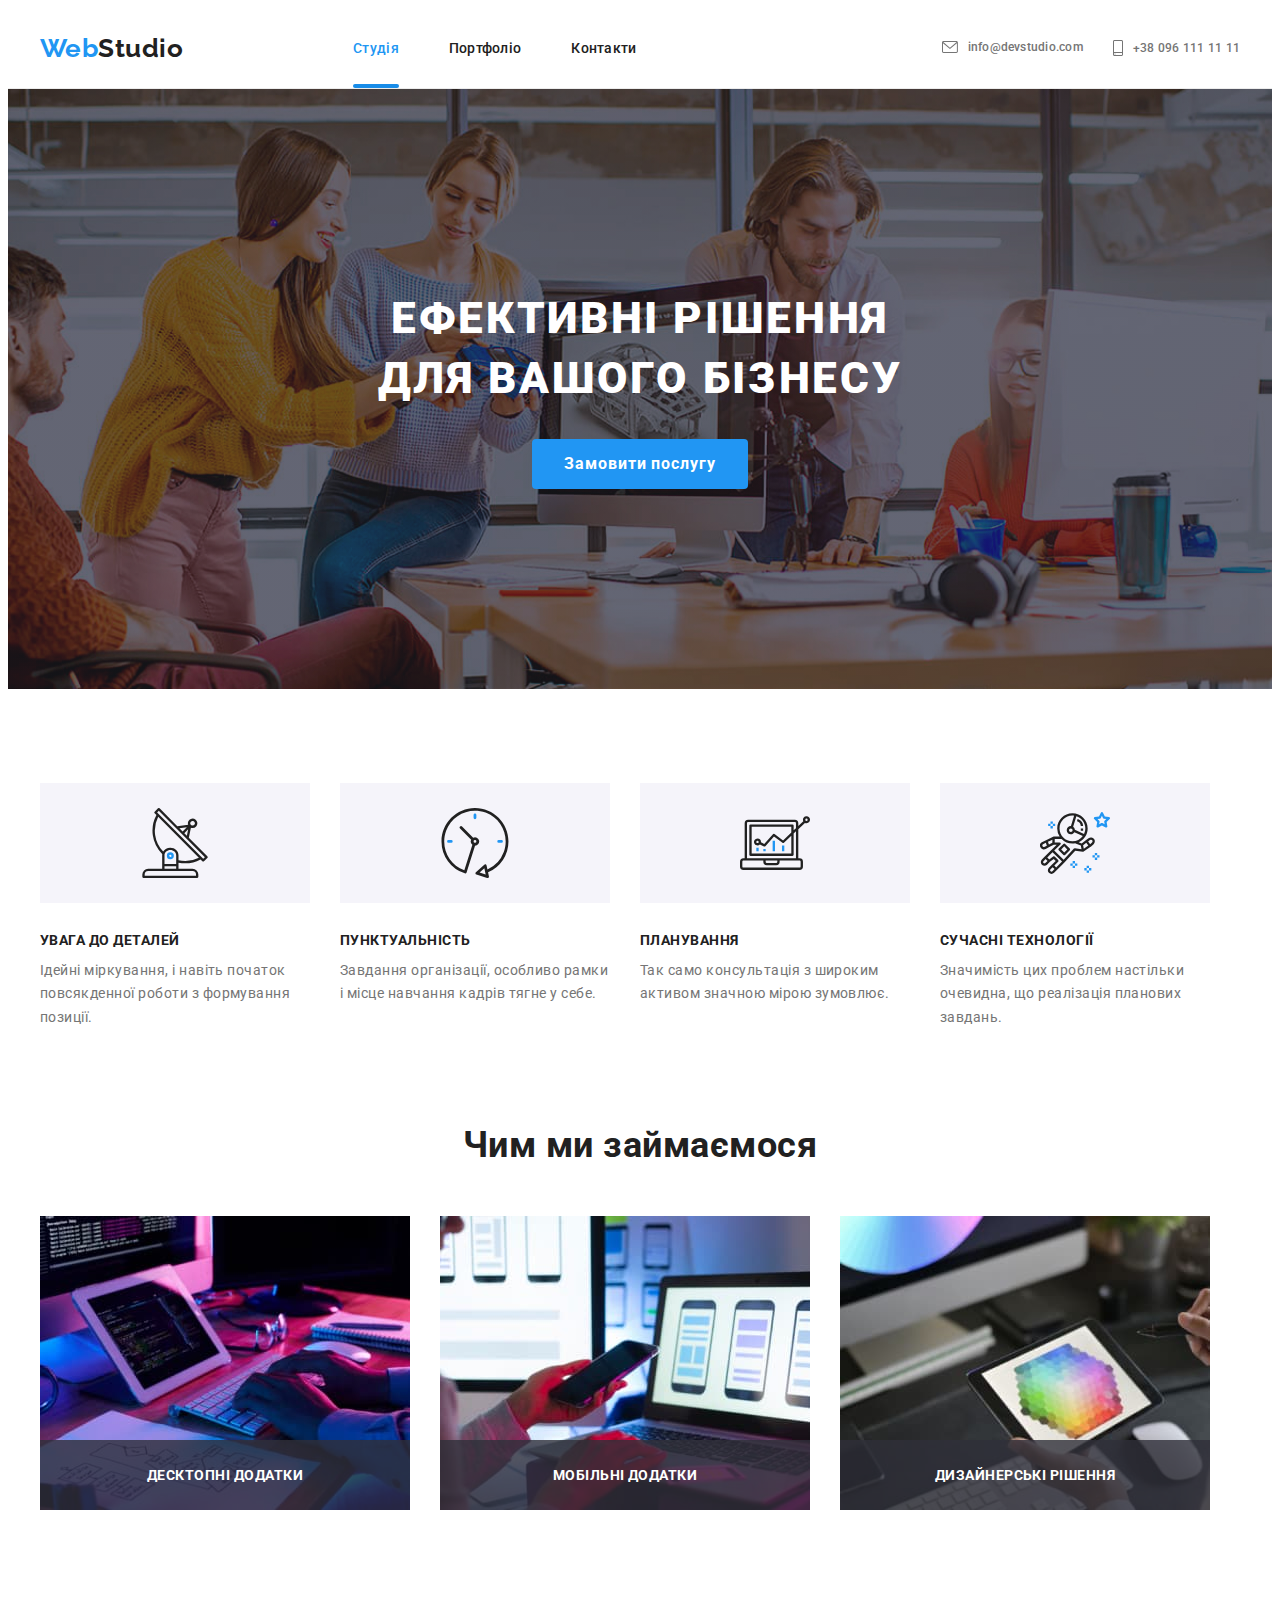
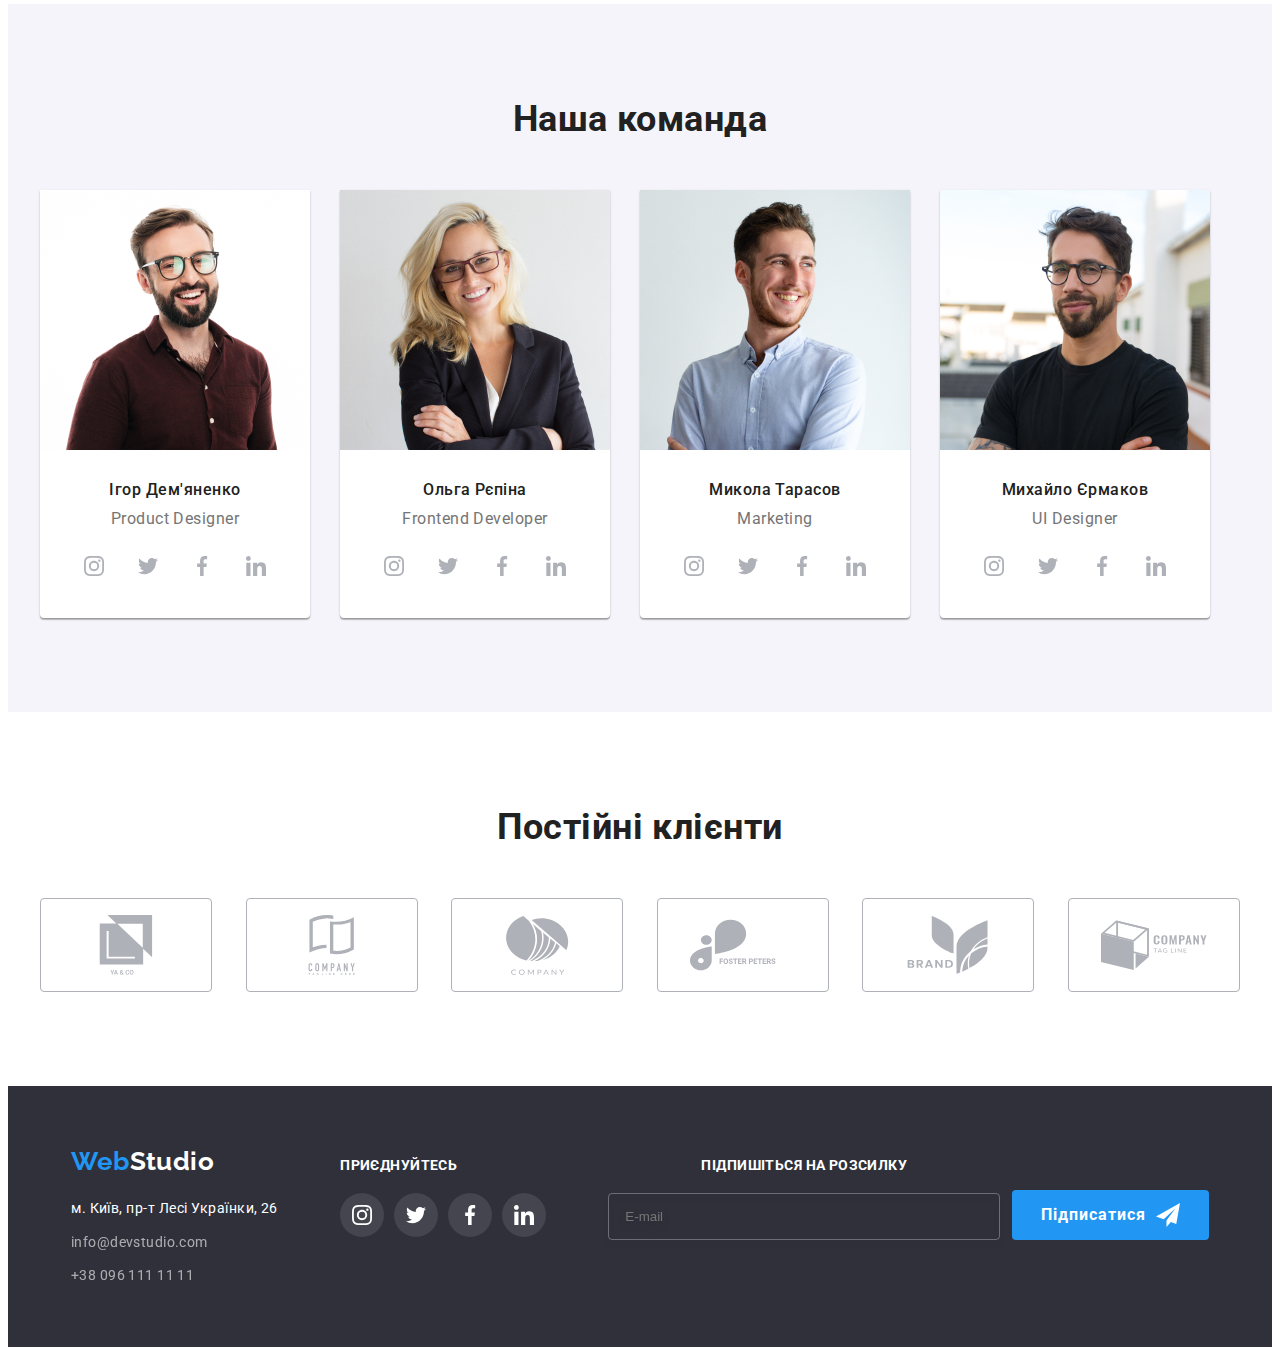
<file: index.html>
<!DOCTYPE html>
<html lang="ru">
  <head>
    <meta charset="UTF-8" />
    <meta http-equiv="X-UA-Compatible" content="IE=edge" />
    <meta name="viewport" content="width=device-width, initial-scale=1.0" />
    <title>Homework8</title>
    <link rel="preconnect" href="https://fonts.googleapis.com" />
    <link rel="preconnect" href="https://fonts.gstatic.com" crossorigin />
    <link
      href="https://fonts.googleapis.com/css2?family=Raleway:wght@700&family=Roboto:wght@400;500;700;900&display=swap"
      rel="stylesheet"
    />
    <link
      rel="stylesheet"
      href="https://cdnjs.cloudflare.com/ajax/libs/modern-normalize/1.1.0/modern-normalize.min.css"
      integrity="sha512-wpPYUAdjBVSE4KJnH1VR1HeZfpl1ub8YT/NKx4PuQ5NmX2tKuGu6U/JRp5y+Y8XG2tV+wKQpNHVUX03MfMFn9Q=="
      crossorigin="anonymous"
      referrerpolicy="no-referrer"
    />
    <link rel="stylesheet" href="./css/main.min.css" />
  </head>
  <body>
    <!--Шапка-->
    <header class="header">
      <div class="container header__inner">
        <div class="header__mobile">
          <a class="logo" href="./index.html"><span class="logo__web">Web</span>Studio</a>
          <button type="button" class="header__btn" data-menu-button aria-expanded="false">
            <svg width="40" height="40" class="header__btn-svg" aria-label="munu">
              <use href="./img/icons.svg#icon-menu" class="header__icon-menu"></use>
              <use href="./img/icons.svg#icon-close-menu" class="header__icon-close"></use>
            </svg>
          </button>
        </div>
        <div class="header__menu" data-menu>
          <nav class="header__nav">
            <ul class="list header__list-nav">
              <li class="item">
                <a
                  class="header__link header__link--line header__link--index-page"
                  href="./index.html"
                  >Студія</a
                >
              </li>
              <li class="item">
                <a class="header__link header__link--line" href="./portfolio.html">Портфоліо</a>
              </li>
              <li class="item">
                <a class="header__link header__link--line" href="#">Контакти</a>
              </li>
            </ul>
          </nav>
          <ul class="list header__list-contact">
            <li class="item header__item-contact">
              <a
                class="header__link header__link-contact header__link-contact--email header__svg"
                href="mailto:info@devstudio.com"
              >
                <svg width="16" height="12" class="header__icon">
                  <use href="./img/icons.svg#icon-list"></use>
                </svg>
                info@devstudio.com</a
              >
            </li>
            <li class="item header__item-contact">
              <a
                class="header__link header__link-contact header__link-contact--tel header__svg"
                href="tel:+380961111111"
              >
                <svg width="10" height="16" class="header__icon">
                  <use href="./img/icons.svg#icon-phone"></use>
                </svg>
                +38 096 111 11 11</a
              >
            </li>
          </ul>
          <ul class="list header__social">
            <li class="item header__social-item">
              <a href="" class="header__social-link">Instagram</a>
            </li>
            <li class="item header__social-item">
              <a href="" class="header__social-link">Twitter</a>
            </li>
            <li class="item header__social-item">
              <a href="" class="header__social-link">Facebook</a>
            </li>
            <li class="item header__social-item">
              <a href="" class="header__social-link">LinkedIn</a>
            </li>
          </ul>
        </div>
      </div>
    </header>

    <main>
      <!--Окно призыва к действию-->
      <section class="hero">
        <div class="container">
          <h1 class="hero__title">Ефективні рішення<br />для вашого бізнесу</h1>
          <button data-modal-open class="hero__btn" type="button">Замовити послугу</button>
        </div>
      </section>

      <!--Что мы предлагаем?-->
      <section class="section section__padding">
        <div class="container">
          <h2 class="visually-hidden">Що ми пропонуємо?</h2>
          <ul class="list features">
            <li class="item features__item">
              <div class="features__icon">
                <svg width="70" height="70">
                  <use href="./img/icons.svg#icon-antenna"></use>
                </svg>
              </div>
              <h3 class="features__title">УВАГА ДО ДЕТАЛЕЙ</h3>
              <p class="features__text">
                Ідейні міркування, і навіть початок повсякденної роботи з формування позиції.
              </p>
            </li>
            <li class="item features__item">
              <div class="features__icon">
                <svg width="70" height="70">
                  <use href="./img/icons.svg#icon-clock"></use>
                </svg>
              </div>
              <h3 class="features__title">ПУНКТУАЛЬНІСТЬ</h3>
              <p class="features__text">
                Завдання організації, особливо рамки і місце навчання кадрів тягне у себе.
              </p>
            </li>
            <li class="item features__item">
              <div class="features__icon">
                <svg width="70" height="70">
                  <use href="./img/icons.svg#icon-diagram"></use>
                </svg>
              </div>
              <h3 class="features__title">ПЛАНУВАННЯ</h3>
              <p class="features__text">
                Так само консультація з широким активом значною мірою зумовлює.
              </p>
            </li>
            <li class="item features__item">
              <div class="features__icon">
                <svg width="70" height="70">
                  <use href="./img/icons.svg#icon-astronaut"></use>
                </svg>
              </div>
              <h3 class="features__title">СУЧАСНІ ТЕХНОЛОГІЇ</h3>
              <p class="features__text">
                Значимість цих проблем настільки очевидна, що реалізація планових завдань.
              </p>
            </li>
          </ul>
        </div>
      </section>
      <!--Чем мы занимаемся-->
      <section class="section suggest-section">
        <div class="container">
          <h2 class="section__title suggest-section__title">Чим ми займаємося</h2>
          <ul class="list suggest">
            <li class="item suggest__item">
              <img
                src="./img/index/img-1.jpg"
                alt="Работа на компьютере"
                width="370"
                height="294"
              />
              <div class="suggest__overlay">
                <p class="suggest__overlay-text">Десктопні додатки</p>
              </div>
            </li>
            <li class="item suggest__item">
              <img
                src="./img/index/img-2.jpg"
                alt="Работа на компьютере"
                width="370"
                height="294"
              />
              <div class="suggest__overlay">
                <p class="suggest__overlay-text">Мобільні додатки</p>
              </div>
            </li>
            <li class="item suggest__item">
              <img
                src="./img/index/img-3.jpg"
                alt="Работа на компьютере"
                width="370"
                height="294"
              />
              <div class="suggest__overlay">
                <p class="suggest__overlay-text">Дизайнерські рішення</p>
              </div>
            </li>
          </ul>
        </div>
      </section>
      <!--Наша команда-->
      <section class="comand-section section">
        <div class="container">
          <h2 class="section__title comand-section__title">Наша команда</h2>
          <ul class="list comand">
            <li class="item comand__border">
              <img
                class="comand__img"
                srcset="
                  ./img/index/com1-480.jpg     450w,
                  ./img/index/com1-480-2x.jpg  900w,
                  ./img/index/com1-768.jpg     354w,
                  ./img/index/com1-768-2x.jpg  708w,
                  ./img/index/com1-1200.jpg    270w,
                  ./img/index/com1-1200-2x.jpg 540w
                "
                src="./img/index/com1-480.jpg"
                alt="Фото Игорь Демьяненко"
                sizes="
                (min-width: 1200px) 270px,
                (min-width: 768px) 354px,
                450px
                "
              />
              <div class="comand__text">
                <h3 class="comand__title">Ігор Дем'яненко</h3>
                <p class="comand__desc">Product Designer</p>

                <div class="comand__inner-icon">
                  <ul class="list comand__list-icon">
                    <li class="item">
                      <a href="" class="comand__link-icon">
                        <svg width="20" height="20" class="comand__icon">
                          <use href="./img/icons.svg#icon-instagram"></use>
                        </svg>
                      </a>
                    </li>

                    <li class="item comand-icon-bg">
                      <a href="" class="comand__link-icon">
                        <svg width="20" height="20" class="comand__icon">
                          <use href="./img/icons.svg#icon-twitter"></use>
                        </svg>
                      </a>
                    </li>

                    <li class="item comand-icon-bg">
                      <a href="" class="comand__link-icon">
                        <svg width="20" height="20" class="comand__icon">
                          <use href="./img/icons.svg#icon-facebook"></use>
                        </svg>
                      </a>
                    </li>

                    <li class="item comand-icon-bg">
                      <a href="" class="comand__link-icon">
                        <svg width="20" height="20" class="comand__icon">
                          <use href="./img/icons.svg#icon-linkedin"></use>
                        </svg>
                      </a>
                    </li>
                  </ul>
                </div>
              </div>
            </li>
            <li class="item comand__border">
              <img
                class="comand__img"
                srcset="./img/index/com2-480.jpg 450w,
                ./img/index/com2-480-2x.jpg 900w
                ./img/index/com2-768.jpg     354w,
                  ./img/index/com2-768-2x.jpg  708w,
                  ./img/index/com2-1200.jpg    270w,
                  ./img/index/com2-1200-2x.jpg 540w"
                src="./img/index/com2-480.jpg"
                alt="Фото Ольга Репина"
                sizes="
                (min-width: 1200px) 270px,
                (min-width: 768px) 354px,
                450px
                "
              />
              <div class="comand__text">
                <h3 class="comand__title">Ольга Рєпіна</h3>
                <p class="comand__desc">Frontend Developer</p>

                <div class="comand__inner-icon">
                  <ul class="list comand__list-icon">
                    <li class="item">
                      <a href="" class="comand__link-icon">
                        <svg width="20" height="20" class="comand__icon">
                          <use href="./img/icons.svg#icon-instagram"></use>
                        </svg>
                      </a>
                    </li>

                    <li class="item">
                      <a href="" class="comand__link-icon">
                        <svg width="20" height="20" class="comand__icon">
                          <use href="./img/icons.svg#icon-twitter"></use>
                        </svg>
                      </a>
                    </li>

                    <li class="item">
                      <a href="" class="comand__link-icon">
                        <svg width="20" height="20" class="comand__icon">
                          <use href="./img/icons.svg#icon-facebook"></use>
                        </svg>
                      </a>
                    </li>

                    <li class="item">
                      <a href="" class="comand__link-icon">
                        <svg width="20" height="20" class="comand__icon">
                          <use href="./img/icons.svg#icon-linkedin"></use>
                        </svg>
                      </a>
                    </li>
                  </ul>
                </div>
              </div>
            </li>
            <li class="item comand__border">
              <img
                class="comand__img"
                srcset="./img/index/com3-480.jpg 450w,
                ./img/index/com3-480-2x.jpg 900w
                ./img/index/com3-768.jpg     354w,
                  ./img/index/com3-768-2x.jpg  708w,
                  ./img/index/com3-1200.jpg    270w,
                  ./img/index/com3-1200-2x.jpg 540w"
                src="./img/index/com3-480.jpg"
                alt="Фото Николай Тарасов"
                sizes="
                (min-width: 1200px) 270px,
                (min-width: 768px) 354px,
                450px
                "
              />
              <div class="comand__text">
                <h3 class="comand__title">Микола Тарасов</h3>
                <p class="comand__desc">Marketing</p>

                <div class="comand__inner-icon">
                  <ul class="list comand__list-icon">
                    <li class="item">
                      <a href="" class="comand__link-icon">
                        <svg width="20" height="20" class="comand__icon">
                          <use href="./img/icons.svg#icon-instagram"></use>
                        </svg>
                      </a>
                    </li>

                    <li class="item">
                      <a href="" class="comand__link-icon">
                        <svg width="20" height="20" class="comand__icon">
                          <use href="./img/icons.svg#icon-twitter"></use>
                        </svg>
                      </a>
                    </li>

                    <li class="item">
                      <a href="" class="comand__link-icon">
                        <svg width="20" height="20" class="comand__icon">
                          <use href="./img/icons.svg#icon-facebook"></use>
                        </svg>
                      </a>
                    </li>

                    <li class="item">
                      <a href="" class="comand__link-icon">
                        <svg width="20" height="20" class="comand__icon">
                          <use href="./img/icons.svg#icon-linkedin"></use>
                        </svg>
                      </a>
                    </li>
                  </ul>
                </div>
              </div>
            </li>
            <li class="item comand__border">
              <img
                class="comand__img"
                srcset="./img/index/com4-480.jpg 450w,
                ./img/index/com4-480-2x.jpg 900w
                ./img/index/com4-768.jpg     354w,
                  ./img/index/com4-768-2x.jpg  708w,
                  ./img/index/com4-1200.jpg    270w,
                  ./img/index/com4-1200-2x.jpg 540w"
                src="./img/index/com4-480.jpg"
                alt="Фото Михаил Ермаков"
                sizes="
                (min-width: 1200px) 270px,
                (min-width: 768px) 354px,
                450px
                "
              />
              <div class="comand__text">
                <h3 class="comand__title">Михайло Єрмаков</h3>
                <p class="comand__desc">UI Designer</p>

                <div class="comand__inner-icon">
                  <ul class="list comand__list-icon">
                    <li class="item">
                      <a href="" class="comand__link-icon">
                        <svg width="20" height="20" class="comand__icon">
                          <use href="./img/icons.svg#icon-instagram"></use>
                        </svg>
                      </a>
                    </li>

                    <li class="item">
                      <a href="" class="comand__link-icon">
                        <svg width="20" height="20" class="comand__icon">
                          <use href="./img/icons.svg#icon-twitter"></use>
                        </svg>
                      </a>
                    </li>

                    <li class="item">
                      <a href="" class="comand__link-icon">
                        <svg width="20" height="20" class="comand__icon">
                          <use href="./img/icons.svg#icon-facebook"></use>
                        </svg>
                      </a>
                    </li>

                    <li class="item">
                      <a href="" class="comand__link-icon">
                        <svg width="20" height="20" class="comand__icon">
                          <use href="./img/icons.svg#icon-linkedin"></use>
                        </svg>
                      </a>
                    </li>
                  </ul>
                </div>
              </div>
            </li>
          </ul>
        </div>
      </section>
      <!-- Постоянные клиенты -->
      <section class="section clients-section">
        <div class="container">
          <h2 class="section__title clients-section__title">Постійні клієнти</h2>
          <div>
            <ul class="list clients">
              <li class="item clients__item">
                <a href="" class="clients__link">
                  <svg class="clients__icon" width="106" height="60">
                    <use href="./img/icons.svg#icon-group"></use>
                  </svg>
                </a>
              </li>

              <li class="item clients__item">
                <a href="" class="clients__link">
                  <svg class="clients__icon" width="106" height="60">
                    <use href="./img/icons.svg#icon-group2"></use>
                  </svg>
                </a>
              </li>

              <li class="item clients__item">
                <a href="" class="clients__link">
                  <svg class="clients__icon" width="106" height="60">
                    <use href="./img/icons.svg#icon-group3"></use>
                  </svg>
                </a>
              </li>

              <li class="item clients__item">
                <a href="" class="clients__link">
                  <svg class="clients__icon" width="106" height="60">
                    <use href="./img/icons.svg#icon-group4"></use>
                  </svg>
                </a>
              </li>

              <li class="item clients__item">
                <a href="" class="clients__link">
                  <svg class="clients__icon" width="106" height="60">
                    <use href="./img/icons.svg#icon-group5"></use>
                  </svg>
                </a>
              </li>

              <li class="item clients__item">
                <a href="" class="clients__link">
                  <svg class="clients__icon" width="106" height="60">
                    <use href="./img/icons.svg#icon-group6"></use>
                  </svg>
                </a>
              </li>
            </ul>
          </div>
        </div>
      </section>
    </main>

    <footer class="footer">
      <!--Подвал-->
      <div class="container footer__inner">
        <div class="footer__inner-contacts">
          <a class="logo logo--footer" href="./index.html"
            ><span class="logo__web">Web</span>Studio</a
          >
          <address>
            <a class="footer__maps" href="https://goo.gl/maps/QTUrrY7Di1VDdfHk6"
              >м. Київ, пр-т Лесі Українки, 26</a
            >
          </address>
          <a
            class="header__link footer__link footer__link--padding"
            href="mailto:info@devstudio.com"
            >info@devstudio.com</a
          >
          <a class="header__link footer__link" href="tel:+380961111111">+38 096 111 11 11</a>
        </div>
        <div class="footer__inner-svg">
          <p class="footer__link-label">приєднуйтесь</p>
          <div>
            <ul class="list footer__list">
              <li class="item">
                <a href="" class="footer__link-svg">
                  <svg width="20" height="20" class="footer__icon">
                    <use href="./img/icons.svg#icon-instagram"></use>
                  </svg>
                </a>
              </li>

              <li class="item">
                <a href="" class="footer__link-svg">
                  <svg width="20" height="20" class="footer__icon">
                    <use href="./img/icons.svg#icon-twitter"></use>
                  </svg>
                </a>
              </li>

              <li class="item">
                <a href="" class="footer__link-svg">
                  <svg width="20" height="20" class="footer__icon">
                    <use href="./img/icons.svg#icon-facebook"></use>
                  </svg>
                </a>
              </li>

              <li class="item">
                <a href="" class="footer__link-svg">
                  <svg width="20" height="20" class="footer__icon">
                    <use href="./img/icons.svg#icon-linkedin"></use>
                  </svg>
                </a>
              </li>
            </ul>
          </div>
        </div>
        <div class="conteiner-form-footer">
          <form class="footer-form">
            <label class="footer-form__label">
              <span class="footer-form__text">Підпишіться на розсилку</span>
              <input type="email" name="email" class="footer-form__input" placeholder="E-mail" />
            </label>
          </form>
          <button class="footer-form__btn">
            Підписатися
            <svg width="24" height="24" class="footer-form__icon">
              <use href="./img/icons.svg#icon-send"></use>
            </svg>
          </button>
        </div>
      </div>
    </footer>

    <div class="backdrop is-hidden" data-modal>
      <div class="modal">
        <form class="modal__form">
          <button type="button" data-modal-close class="modal__button-close">
            <svg width="11" height="11" class="modal__svg-close">
              <use href="./img/icons.svg#icon-close"></use>
            </svg>
          </button>
          <h2 class="modal__title">Оставьте свои данные, мы вам перезвоним</h2>
          <label class="modal__label" for="name">Имя</label>
          <div class="modal__field">
            <input id="name" class="modal__input" type="text" name="name" autofocus />
            <svg width="18" height="18" class="modal__icon">
              <use href="./img/icons.svg#person-modal"></use>
            </svg>
          </div>
          <label class="modal__label" for="phone">Телефон</label>
          <div class="modal__field">
            <input id="phone" class="modal__input" type="text" name="name" autofocus />
            <svg width="18" height="18" class="modal__icon">
              <use href="./img/icons.svg#email-modal"></use>
            </svg>
          </div>
          <label class="modal__label" for="email">Почта</label>
          <div class="modal__field">
            <input id="email" class="modal__input" type="text" name="name" autofocus />
            <svg width="18" height="18" class="modal__icon">
              <use href="./img/icons.svg#phone-modal"></use>
            </svg>
          </div>
          <label class="modal__label" for="comment">Комментарий</label>
          <textarea
            id="comment"
            class="modal__input modal__input--texterea"
            name="feedback"
            rows="5"
            placeholder="Введите текст"
          ></textarea>
          <div class="modal__check-box">
            <label class="modal__label modal__label--check" for="done">
              <input class="modal__check visually-hidden" id="done" type="checkbox" name="done" />
              <svg class="modal__check-on" width="16" height="15">
                <use href="./img/icons.svg#check2"></use>
              </svg>
              <svg class="modal__check-off" width="16" height="15">
                <use href="./img/icons.svg#check1"></use>
              </svg>
              <span class="modal__check-label"
                >Соглашаюсь с рассылкой и принимаю
                <a class="modal__link" href="">Условия договора</a></span
              >
            </label>
          </div>
          <button class="modal__submit" type="submit">Отправить</button>
        </form>
      </div>
    </div>
    <script src="./js/modal.js"></script>
    <script src="./js/menu.js"></script>
  </body>
</html>
</file>
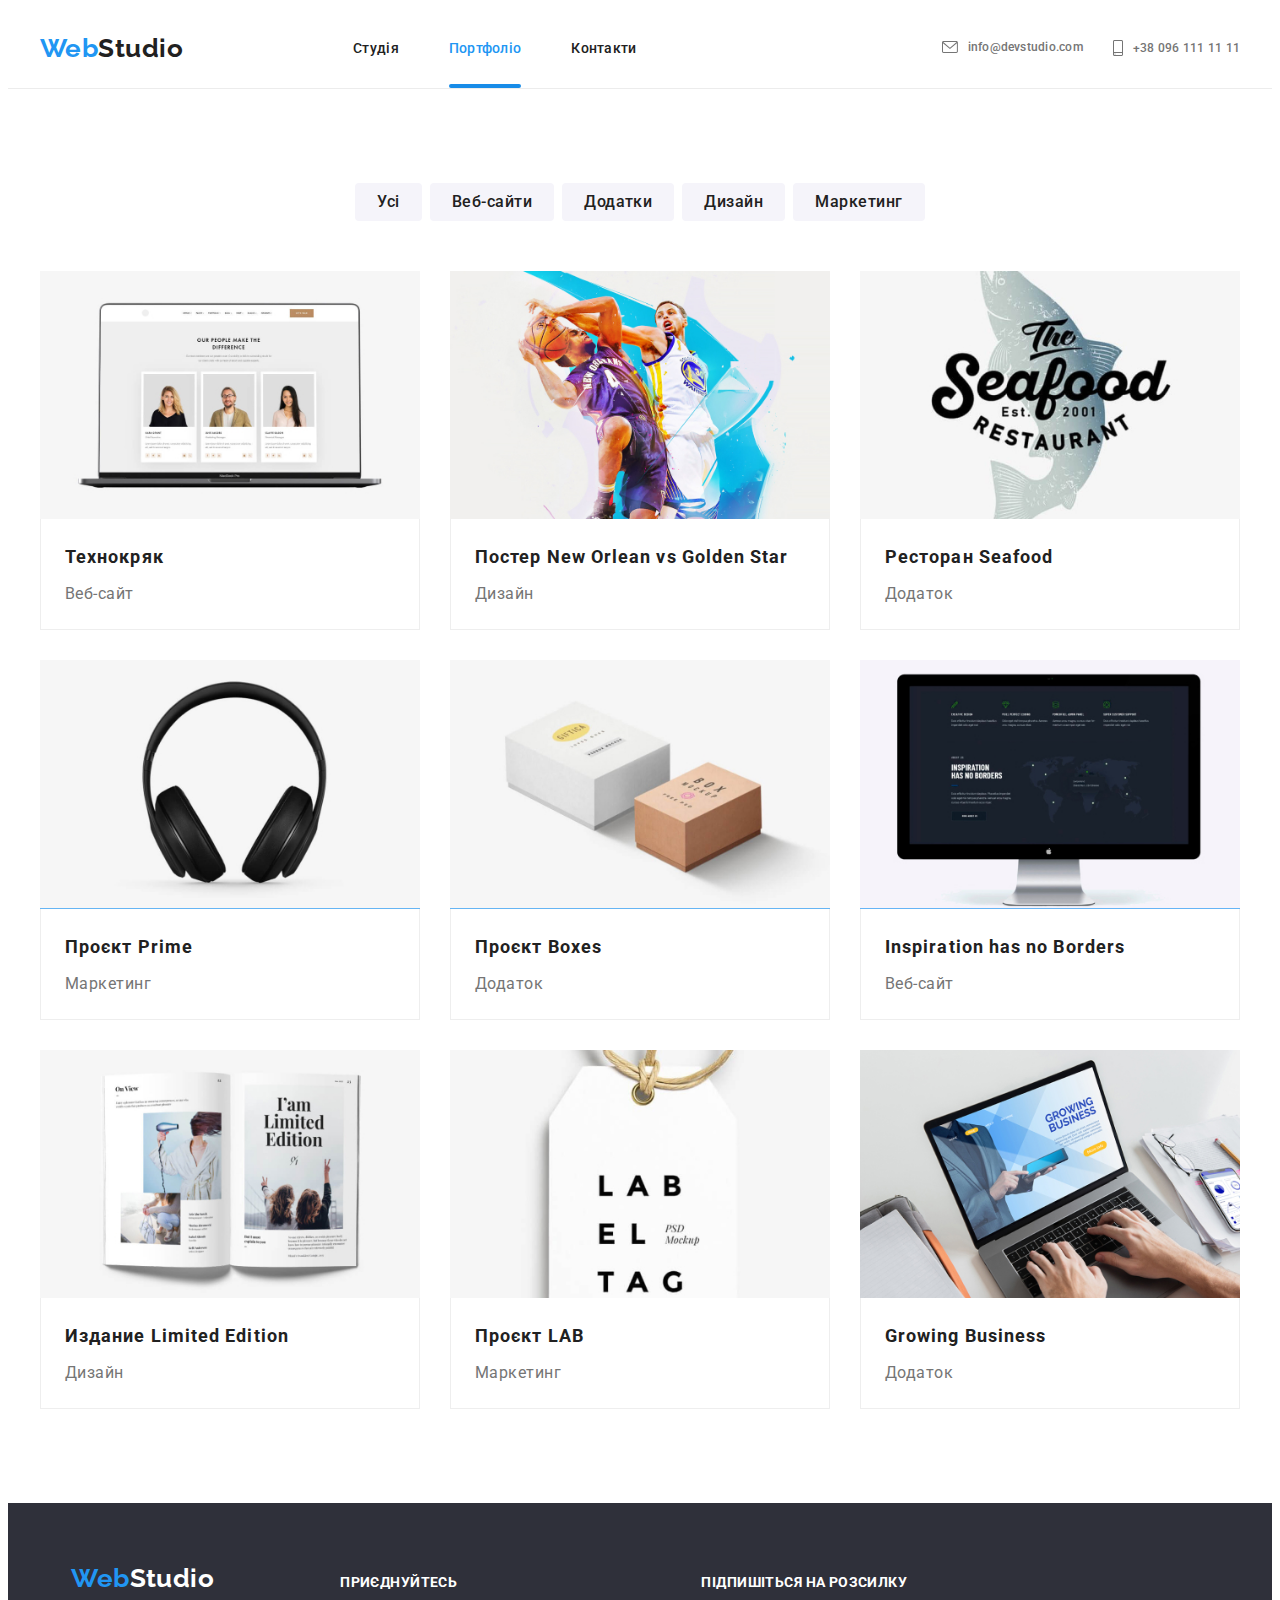
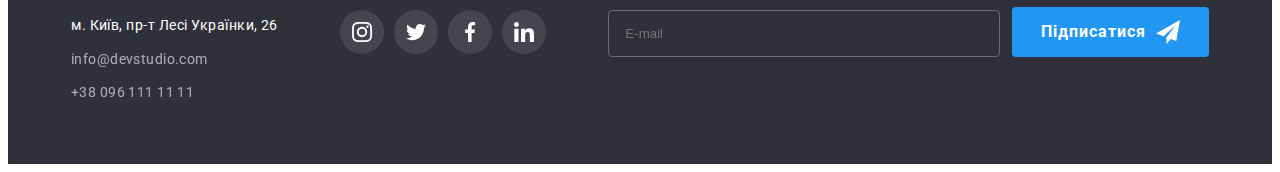
<file: portfolio.html>
<!DOCTYPE html>
<html lang="en">
  <head>
    <meta charset="UTF-8" />
    <meta http-equiv="X-UA-Compatible" content="IE=edge" />
    <meta name="viewport" content="width=device-width, initial-scale=1.0" />
    <title>Portfolio</title>
    <link rel="preconnect" href="https://fonts.googleapis.com" />
    <link rel="preconnect" href="https://fonts.gstatic.com" crossorigin />
    <link
      href="https://fonts.googleapis.com/css2?family=Raleway:wght@700&family=Roboto:wght@400;500;700;900&display=swap"
      rel="stylesheet"
    />
    <link
      rel="stylesheet"
      href="https://cdnjs.cloudflare.com/ajax/libs/modern-normalize/1.1.0/modern-normalize.min.css"
      integrity="sha512-wpPYUAdjBVSE4KJnH1VR1HeZfpl1ub8YT/NKx4PuQ5NmX2tKuGu6U/JRp5y+Y8XG2tV+wKQpNHVUX03MfMFn9Q=="
      crossorigin="anonymous"
      referrerpolicy="no-referrer"
    />
    <link rel="stylesheet" href="./css/portfolio.min.css" />
  </head>
  <body>
    <!--Шапка-->
    <header class="header">
      <div class="container header__inner">
        <div class="header__mobile">
          <a class="logo" href="./index.html"><span class="logo__web">Web</span>Studio</a>
          <button type="button" class="header__btn" data-menu-button aria-expanded="false">
            <svg width="40" height="40" class="header__btn-svg" aria-label="munu">
              <use href="./img/icons.svg#icon-menu" class="header__icon-menu"></use>
              <use href="./img/icons.svg#icon-close-menu" class="header__icon-close"></use>
            </svg>
          </button>
        </div>
        <div class="header__menu" data-menu>
          <nav class="header__nav">
            <ul class="list header__list-nav">
              <li class="item">
                <a class="header__link header__link--line" href="./index.html">Студія</a>
              </li>
              <li class="item">
                <a
                  class="header__link header__link--line header__link--portfolio-page"
                  href="./portfolio.html"
                  >Портфоліо</a
                >
              </li>
              <li class="item">
                <a class="header__link header__link--line" href="#">Контакти</a>
              </li>
            </ul>
          </nav>
          <ul class="list header__list-contact">
            <li class="item header__item-contact">
              <a
                class="header__link header__link-contact header__link-contact--email header__svg"
                href="mailto:info@devstudio.com"
              >
                <svg width="16" height="12" class="header__icon">
                  <use href="./img/icons.svg#icon-list"></use>
                </svg>
                info@devstudio.com</a
              >
            </li>
            <li class="item header__item-contact">
              <a
                class="header__link header__link-contact header__link-contact--tel header__svg"
                href="tel:+380961111111"
              >
                <svg width="10" height="16" class="header__icon">
                  <use href="./img/icons.svg#icon-phone"></use>
                </svg>
                +38 096 111 11 11</a
              >
            </li>
          </ul>
          <ul class="list header__social">
            <li class="item header__social-item">
              <a href="" class="header__social-link">Instagram</a>
            </li>
            <li class="item header__social-item">
              <a href="" class="header__social-link">Twitter</a>
            </li>
            <li class="item header__social-item">
              <a href="" class="header__social-link">Facebook</a>
            </li>
            <li class="item header__social-item">
              <a href="" class="header__social-link">LinkedIn</a>
            </li>
          </ul>
        </div>
      </div>
    </header>
    <main>
      <!--Портфолио-->
      <section class="section">
        <div class="container">
          <h1 class="visually-hidden">Портфоліо</h1>
          <ul class="list filter">
            <li class="item">
              <button class="filter__btn" type="button">Усі</button>
            </li>
            <li class="item">
              <button class="filter__btn" type="button">Веб-сайти</button>
            </li>
            <li class="item">
              <button class="filter__btn" type="button">Додатки</button>
            </li>
            <li class="item">
              <button class="filter__btn" type="button">Дизайн</button>
            </li>
            <li class="item">
              <button class="filter__btn" type="button">Маркетинг</button>
            </li>
          </ul>
          <ul class="list card">
            <li class="item card__item">
              <a href="" class="card__link">
                <div class="card__overflow">
                  <img
                    srcset="
                      ./img/portfolio/card1-480.jpg     450w,
                      ./img/portfolio/card1-480-2x.jpg  900w,
                      ./img/portfolio/card1-768.jpg     354w,
                      ./img/portfolio/card1-768-2x.jpg  708w,
                      ./img/portfolio/card1-1200.jpg    370w,
                      ./img/portfolio/card1-1200-2x.jpg 740w
                    "
                    src="./img/portfolio/card1-480.jpg"
                    alt=""
                    sizes="(min-width: 1200px) 33vw, (min-width:768px) 50vw, 100vw"
                  />
                  <div class="card__overlay">
                    <p class="card__text">
                      Ресурс пропонує комплексні пропозиції з різним рівнем функціоналу та сервісів.
                      Все це дозволить відвідувачу отримати вичерпні відомості про компанію чи
                      приватну особу.
                    </p>
                  </div>
                </div>
                <div class="card__border">
                  <h2 class="card__title">Технокряк</h2>
                  <p class="card__desc">Веб-сайт</p>
                </div>
              </a>
            </li>
            <li class="item card__item">
              <a href="" class="card__link">
                <div class="card__overflow">
                  <img
                    srcset="
                      ./img/portfolio/card2-480.jpg     450w,
                      ./img/portfolio/card2-480-2x.jpg  900w,
                      ./img/portfolio/card2-768.jpg     354w,
                      ./img/portfolio/card2-768-2x.jpg  708w,
                      ./img/portfolio/card2-1200.jpg    370w,
                      ./img/portfolio/card2-1200-2x.jpg 740w
                    "
                    src="./img/portfolio/card2-480.jpg"
                    alt=""
                    sizes="(min-width: 1200px) 33vw, (min-width:768px) 50vw, 100vw"
                  />
                  <div class="card__overlay">
                    <p class="card__text">
                      Ресурс пропонує комплексні пропозиції з різним рівнем функціоналу та сервісів.
                      Все це дозволить відвідувачу отримати вичерпні відомості про компанію чи
                      приватну особу.
                    </p>
                  </div>
                </div>
                <div class="card__border">
                  <h2 class="card__title">Постер New Orlean vs Golden Star</h2>
                  <p class="card__desc">Дизайн</p>
                </div>
              </a>
            </li>
            <li class="item card__item">
              <a href="" class="card__link">
                <div class="card__overflow">
                  <img
                    srcset="
                      ./img/portfolio/card3-480.jpg     450w,
                      ./img/portfolio/card3-480-2x.jpg  900w,
                      ./img/portfolio/card3-768.jpg     354w,
                      ./img/portfolio/card3-768-2x.jpg  708w,
                      ./img/portfolio/card3-1200.jpg    370w,
                      ./img/portfolio/card3-1200-2x.jpg 740w
                    "
                    src="./img/portfolio/card3-480.jpg"
                    alt=""
                    sizes="(min-width: 1200px) 33vw, (min-width:768px) 50vw, 100vw"
                  />
                  <div class="card__overlay">
                    <p class="card__text">
                      Ресурс пропонує комплексні пропозиції з різним рівнем функціоналу та сервісів.
                      Все це дозволить відвідувачу отримати вичерпні відомості про компанію чи
                      приватну особу.
                    </p>
                  </div>
                </div>
                <div class="card__border">
                  <h2 class="card__title">Ресторан Seafood</h2>
                  <p class="card__desc">Додаток</p>
                </div>
              </a>
            </li>
            <li class="item card__item">
              <a href="" class="card__link">
                <div class="card__overflow">
                  <img
                    srcset="
                      ./img/portfolio/card4-480.jpg     450w,
                      ./img/portfolio/card4-480-2x.jpg  900w,
                      ./img/portfolio/card4-768.jpg     354w,
                      ./img/portfolio/card4-768-2x.jpg  708w,
                      ./img/portfolio/card4-1200.jpg    370w,
                      ./img/portfolio/card4-1200-2x.jpg 740w
                    "
                    src="./img/portfolio/card4-480.jpg"
                    alt=""
                    sizes="(min-width: 1200px) 33vw, (min-width:768px) 50vw, 100vw"
                  />
                  <div class="card__overlay">
                    <p class="card__text">
                      Ресурс пропонує комплексні пропозиції з різним рівнем функціоналу та сервісів.
                      Все це дозволить відвідувачу отримати вичерпні відомості про компанію чи
                      приватну особу.
                    </p>
                  </div>
                </div>
                <div class="card__border">
                  <h2 class="card__title">Проєкт Prime</h2>
                  <p class="card__desc">Маркетинг</p>
                </div>
              </a>
            </li>
            <li class="item card__item">
              <a href="" class="card__link">
                <div class="card__overflow">
                  <img
                    srcset="
                      ./img/portfolio/card5-480.jpg     450w,
                      ./img/portfolio/card5-480-2x.jpg  900w,
                      ./img/portfolio/card5-768.jpg     354w,
                      ./img/portfolio/card5-768-2x.jpg  708w,
                      ./img/portfolio/card5-1200.jpg    370w,
                      ./img/portfolio/card5-1200-2x.jpg 740w
                    "
                    src="./img/portfolio/card5-480.jpg"
                    alt=""
                    sizes="(min-width: 1200px) 33vw, (min-width:768px) 50vw, 100vw"
                  />
                  <div class="card__overlay">
                    <p class="card__text">
                      Ресурс пропонує комплексні пропозиції з різним рівнем функціоналу та сервісів.
                      Все це дозволить відвідувачу отримати вичерпні відомості про компанію чи
                      приватну особу.
                    </p>
                  </div>
                </div>
                <div class="card__border">
                  <h2 class="card__title">Проєкт Boxes</h2>
                  <p class="card__desc">Додаток</p>
                </div>
              </a>
            </li>
            <li class="item card__item">
              <a href="" class="card__link">
                <div class="card__overflow">
                  <img
                    srcset="
                      ./img/portfolio/card6-480.jpg     450w,
                      ./img/portfolio/card6-480-2x.jpg  900w,
                      ./img/portfolio/card6-768.jpg     354w,
                      ./img/portfolio/card6-768-2x.jpg  708w,
                      ./img/portfolio/card6-1200.jpg    370w,
                      ./img/portfolio/card6-1200-2x.jpg 740w
                    "
                    src="./img/portfolio/card6-480.jpg"
                    alt=""
                    sizes="(min-width: 1200px) 33vw, (min-width:768px) 50vw, 100vw"
                  />
                  <div class="card__overlay">
                    <p class="card__text">
                      Ресурс пропонує комплексні пропозиції з різним рівнем функціоналу та сервісів.
                      Все це дозволить відвідувачу отримати вичерпні відомості про компанію чи
                      приватну особу.
                    </p>
                  </div>
                </div>
                <div class="card__border">
                  <h2 class="card__title">Inspiration has no Borders</h2>
                  <p class="card__desc">Веб-сайт</p>
                </div>
              </a>
            </li>
            <li class="item card__item">
              <a href="" class="card__link">
                <div class="card__overflow">
                  <img
                    srcset="
                      ./img/portfolio/card7-480.jpg     450w,
                      ./img/portfolio/card7-480-2x.jpg  900w,
                      ./img/portfolio/card7-768.jpg     354w,
                      ./img/portfolio/card7-768-2x.jpg  708w,
                      ./img/portfolio/card7-1200.jpg    370w,
                      ./img/portfolio/card7-1200-2x.jpg 740w
                    "
                    src="./img/portfolio/card7-480.jpg"
                    alt=""
                    sizes="(min-width: 1200px) 33vw, (min-width:768px) 50vw, 100vw"
                  />
                  <div class="card__overlay">
                    <p class="card__text">
                      Ресурс пропонує комплексні пропозиції з різним рівнем функціоналу та сервісів.
                      Все це дозволить відвідувачу отримати вичерпні відомості про компанію чи
                      приватну особу.
                    </p>
                  </div>
                </div>
                <div class="card__border">
                  <h2 class="card__title">Издание Limited Edition</h2>
                  <p class="card__desc">Дизайн</p>
                </div>
              </a>
            </li>
            <li class="item card__item">
              <a href="" class="card__link">
                <div class="card__overflow">
                  <img
                    srcset="
                      ./img/portfolio/card8-480.jpg     450w,
                      ./img/portfolio/card8-480-2x.jpg  900w,
                      ./img/portfolio/card8-768.jpg     354w,
                      ./img/portfolio/card8-768-2x.jpg  708w,
                      ./img/portfolio/card8-1200.jpg    370w,
                      ./img/portfolio/card8-1200-2x.jpg 740w
                    "
                    src="./img/portfolio/card8-480.jpg"
                    alt=""
                    sizes="(min-width: 1200px) 33vw, (min-width:768px) 50vw, 100vw"
                  />
                  <div class="card__overlay">
                    <p class="card__text">
                      Ресурс пропонує комплексні пропозиції з різним рівнем функціоналу та сервісів.
                      Все це дозволить відвідувачу отримати вичерпні відомості про компанію чи
                      приватну особу.
                    </p>
                  </div>
                </div>
                <div class="card__border">
                  <h2 class="card__title">Проєкт LAB</h2>
                  <p class="card__desc">Маркетинг</p>
                </div>
              </a>
            </li>
            <li class="item card__item">
              <a href="" class="card__link">
                <div class="card__overflow">
                  <img
                    srcset="
                      ./img/portfolio/card9-480.jpg     450w,
                      ./img/portfolio/card9-480-2x.jpg  900w,
                      ./img/portfolio/card9-768.jpg     354w,
                      ./img/portfolio/card9-768-2x.jpg  708w,
                      ./img/portfolio/card9-1200.jpg    370w,
                      ./img/portfolio/card9-1200-2x.jpg 740w
                    "
                    src="./img/portfolio/card9-480.jpg"
                    alt=""
                    sizes="(min-width: 1200px) 33vw, (min-width:768px) 50vw, 100vw"
                  />
                  <div class="card__overlay">
                    <p class="card__text">
                      Ресурс пропонує комплексні пропозиції з різним рівнем функціоналу та сервісів.
                      Все це дозволить відвідувачу отримати вичерпні відомості про компанію чи
                      приватну особу.
                    </p>
                  </div>
                </div>
                <div class="card__border">
                  <h2 class="card__title">Growing Business</h2>
                  <p class="card__desc">Додаток</p>
                </div>
              </a>
            </li>
          </ul>
        </div>
      </section>
    </main>
    <footer class="footer">
      <!--Подвал-->
      <div class="container footer__inner">
        <div class="footer__inner-contacts">
          <a class="logo logo--footer" href="./index.html"
            ><span class="logo__web">Web</span>Studio</a
          >
          <address>
            <a class="footer__maps" href="https://goo.gl/maps/QTUrrY7Di1VDdfHk6"
              >м. Київ, пр-т Лесі Українки, 26</a
            >
          </address>
          <a
            class="header__link footer__link footer__link--padding"
            href="mailto:info@devstudio.com"
            >info@devstudio.com</a
          >
          <a class="header__link footer__link" href="tel:+380961111111">+38 096 111 11 11</a>
        </div>
        <div class="footer__inner-svg">
          <p class="footer__link-label">приєднуйтесь</p>
          <div>
            <ul class="list footer__list">
              <li class="item">
                <a href="" class="footer__link-svg">
                  <svg width="20" height="20" class="footer__icon">
                    <use href="./img/icons.svg#icon-instagram"></use>
                  </svg>
                </a>
              </li>

              <li class="item">
                <a href="" class="footer__link-svg">
                  <svg width="20" height="20" class="footer__icon">
                    <use href="./img/icons.svg#icon-twitter"></use>
                  </svg>
                </a>
              </li>

              <li class="item">
                <a href="" class="footer__link-svg">
                  <svg width="20" height="20" class="footer__icon">
                    <use href="./img/icons.svg#icon-facebook"></use>
                  </svg>
                </a>
              </li>

              <li class="item">
                <a href="" class="footer__link-svg">
                  <svg width="20" height="20" class="footer__icon">
                    <use href="./img/icons.svg#icon-linkedin"></use>
                  </svg>
                </a>
              </li>
            </ul>
          </div>
        </div>
        <div class="conteiner-form-footer">
          <form class="footer-form">
            <label class="footer-form__label">
              <span class="footer-form__text">Підпишіться на розсилку</span>
              <input type="email" name="email" class="footer-form__input" placeholder="E-mail" />
            </label>
          </form>
          <button class="footer-form__btn">
            Підписатися
            <svg width="24" height="24" class="footer-form__icon">
              <use href="./img/icons.svg#icon-send"></use>
            </svg>
          </button>
        </div>
      </div>
    </footer>
  </body>
  <script src="./js/menu.js"></script>
</html>
</file>
<file: css/main.min.css>
h1,h2,h3,h4,h5,h6,p{margin:0}img{display:block;max-width:100%;height:auto}.list{margin:0;padding:0}.item{list-style:none}body{background-color:#fff;font-family:"Roboto",sans-serif;color:#212121;font-weight:700;letter-spacing:.03em}body.modal-open{overflow:hidden}.container{padding-left:15px;padding-right:15px;margin:0 auto}@media screen and (min-width: 480px){.container{width:480px}}@media screen and (min-width: 768px){.container{width:768px}}@media screen and (min-width: 1200px){.container{width:1200px}}.section{padding-top:60px;padding-bottom:60px}@media screen and (min-width: 1200px){.section{padding-top:94px;padding-bottom:94px}}@media screen and (min-width: 1200px){.section__padding{padding-bottom:0}}.section__title{text-align:center;font-size:28px;line-height:1.1785714286}@media screen and (min-width: 1200px){.section__title{font-size:36px;line-height:1.1666666667}}.visually-hidden{position:absolute;width:1px;height:1px;margin:-1px;border:0;padding:0;white-space:nowrap;-webkit-clip-path:inset(100%);clip-path:inset(100%);clip:rect(0 0 0 0);overflow:hidden}.logo{font-family:"Raleway",sans-serif;font-weight:700;font-size:26px;line-height:1.19;text-decoration:none;color:#212121;padding:16px 0}.logo .logo__web{color:#2196f3}.header{position:relative;border-bottom:1px solid #ececec}.header__menu{z-index:100;overflow-y:scroll}@media screen and (max-width: 767px){.header__menu{display:none;position:fixed;top:0;left:0;width:100%;height:100%;background-color:#fff;padding:48px 40px}.header__menu.is-open{display:-webkit-box;display:-ms-flexbox;display:flex;-webkit-box-pack:justify;-ms-flex-pack:justify;justify-content:space-between;-webkit-box-orient:vertical;-webkit-box-direction:normal;-ms-flex-direction:column;flex-direction:column}}@media screen and (min-width: 768px){.header__menu{display:-webkit-box;display:-ms-flexbox;display:flex;overflow-y:auto}}.header__mobile{display:-webkit-box;display:-ms-flexbox;display:flex;-webkit-box-pack:justify;-ms-flex-pack:justify;justify-content:space-between;-webkit-box-align:center;-ms-flex-align:center;align-items:center}@media screen and (min-width: 768px){.header__inner{display:-webkit-box;display:-ms-flexbox;display:flex;-webkit-box-pack:justify;-ms-flex-pack:justify;justify-content:space-between;-webkit-box-align:normal;-ms-flex-align:normal;align-items:normal}}.header__nav{margin-bottom:auto}@media screen and (min-width: 768px){.header__nav{display:-webkit-box;display:-ms-flexbox;display:flex;-webkit-box-pack:start;-ms-flex-pack:start;justify-content:start;-webkit-box-align:center;-ms-flex-align:center;align-items:center;margin-right:88px;margin-bottom:0}}@media screen and (min-width: 1200px){.header__nav{margin-right:305px}}.logo{font-family:"Raleway",sans-serif;font-weight:700;font-size:26px;line-height:1.19;text-decoration:none;color:#212121;padding:16px 0}.logo .logo__web{color:#2196f3}.header__list-nav,.header__list-contact{display:-webkit-box;display:-ms-flexbox;display:flex;-webkit-box-orient:vertical;-webkit-box-direction:normal;-ms-flex-direction:column;flex-direction:column;gap:32px}@media screen and (min-width: 768px){.header__list-nav,.header__list-contact{-webkit-box-orient:horizontal;-webkit-box-direction:normal;-ms-flex-direction:row;flex-direction:row}}@media screen and (min-width: 768px){.header__list-nav{gap:50px}}.header__list-contact{margin-top:auto}@media screen and (min-width: 768px){.header__list-contact{display:-webkit-box;display:-ms-flexbox;display:flex;-webkit-box-pack:start;-ms-flex-pack:start;justify-content:start;-webkit-box-align:normal;-ms-flex-align:normal;align-items:normal;-webkit-box-orient:vertical;-webkit-box-direction:normal;-ms-flex-direction:column;flex-direction:column;gap:10px}}@media screen and (min-width: 1200px){.header__list-contact{-webkit-box-orient:horizontal;-webkit-box-direction:normal;-ms-flex-direction:row;flex-direction:row;gap:30px}}.header__link{display:block;color:#212121;font-weight:500;font-size:40px;line-height:1.175;letter-spacing:.02em;text-decoration:none;-webkit-transition:color 250ms cubic-bezier(0.4, 0, 0.2, 1);transition:color 250ms cubic-bezier(0.4, 0, 0.2, 1)}@media screen and (min-width: 768px){.header__link{padding-top:32px;padding-bottom:32px;font-size:14px;line-height:1.1428571429}}.header__link:hover,.header__link:focus{color:#2196f3}.header__link-contact{font-size:24px;-webkit-transition:font-size 250ms cubic-bezier(0.4, 0, 0.2, 1);transition:font-size 250ms cubic-bezier(0.4, 0, 0.2, 1);padding:0}.header__link-contact:hover{font-size:34px}@media screen and (min-width: 768px){.header__link-contact{font-size:12px;line-height:1.1666666667}.header__link-contact:hover{font-size:12px}.header__link-contact--email{padding-top:21px}.header__link-contact--tel{padding-bottom:21px}}@media screen and (min-width: 1200px){.header__link-contact{padding-top:32px;padding-bottom:32px}}@media screen and (max-width: 767px){.header__item-contact:nth-child(2){-webkit-box-ordinal-group:2;-ms-flex-order:1;order:1}.header__item-contact:nth-child(1){-webkit-box-ordinal-group:3;-ms-flex-order:2;order:2;font-style:normal}}.header__social{display:-webkit-box;display:-ms-flexbox;display:flex;-ms-flex-wrap:wrap;flex-wrap:wrap;margin-top:64px;gap:10px}@media screen and (min-width: 480px){.header__social{gap:0}}@media screen and (min-width: 768px){.header__social{display:none}}.header__social-link{text-decoration:none;color:#2196f3;font-weight:500;font-size:18px;line-height:1.2222222222;letter-spacing:.02em}.header__social-item{width:calc((100% - 10px)/2)}@media screen and (min-width: 480px){.header__social-item{width:auto;padding-right:10px;padding-left:10px;border-right:1px solid rgba(33,33,33,.2)}.header__social-item:last-child{padding-right:0;border:0}.header__social-item:nth-child(1){padding-left:0}}@media screen and (min-width: 768px){.header__link--line{position:relative}.header__link--line::after{position:absolute;content:"";bottom:0;display:block;background-color:#188ce8;width:100%;height:4px;border-radius:2px;-webkit-transform:scaleX(0);transform:scaleX(0);-webkit-transition:-webkit-transform 250ms cubic-bezier(0.4, 0, 0.2, 1);transition:-webkit-transform 250ms cubic-bezier(0.4, 0, 0.2, 1);transition:transform 250ms cubic-bezier(0.4, 0, 0.2, 1);transition:transform 250ms cubic-bezier(0.4, 0, 0.2, 1), -webkit-transform 250ms cubic-bezier(0.4, 0, 0.2, 1)}.header__link--line:hover::after,.header__link--line:focus::after{-webkit-transform:scaleX(1);transform:scaleX(1)}}@media screen and (min-width: 768px){.header__link--index-page,.header__link--portfolio-page{color:#2196f3}.header__link--index-page::after,.header__link--portfolio-page::after{position:absolute;content:"";bottom:0;display:block;background-color:#188ce8;width:100%;height:4px;border-radius:2px;-webkit-transform:scaleX(1);transform:scaleX(1)}}.header__link-contact{color:#757575}.header__svg{display:-webkit-inline-box;display:-ms-inline-flexbox;display:inline-flex;-webkit-box-pack:start;-ms-flex-pack:start;justify-content:start;-webkit-box-align:center;-ms-flex-align:center;align-items:center}.header__icon{display:none}@media screen and (min-width: 768px){.header__icon{display:block;fill:#757575;margin-right:10px;-webkit-transition:fill 250ms cubic-bezier(0.4, 0, 0.2, 1);transition:fill 250ms cubic-bezier(0.4, 0, 0.2, 1)}.header__link:hover .header__icon,.header__link:focus .header__icon{fill:#2196f3}}.header__btn{display:-webkit-inline-box;display:-ms-inline-flexbox;display:inline-flex;background-color:rgba(0,0,0,0);border:none;margin:0;padding:0;z-index:500;position:fixed;top:10px;right:15px}.header__btn .header__icon-close{display:none;-webkit-transition:fill 250ms cubic-bezier(0.4, 0, 0.2, 1);transition:fill 250ms cubic-bezier(0.4, 0, 0.2, 1)}.header__btn .header__icon-menu{-webkit-transition:fill 250ms cubic-bezier(0.4, 0, 0.2, 1);transition:fill 250ms cubic-bezier(0.4, 0, 0.2, 1)}.header__btn.is-open .header__icon-close{display:block}.header__btn.is-open .header__icon-menu{display:none}@media screen and (min-width: 768px){.header__btn{display:none}}.header__btn:hover .header__icon-menu{fill:#2196f3}.header__btn:hover .header__icon-close{fill:#2196f3}.header__btn-svg{fill:#212121}.hero{margin:0 auto;background-image:-webkit-gradient(linear, left top, right top, from(rgba(47, 48, 58, 0.4)), to(rgba(47, 48, 58, 0.4))),url(../img/index/bg-480.jpg);background-image:linear-gradient(to right, rgba(47, 48, 58, 0.4), rgba(47, 48, 58, 0.4)),url(../img/index/bg-480.jpg);background-size:cover;background-position:center;background-repeat:no-repeat;text-align:center;padding-top:118px;padding-bottom:118px;height:auto}@media(min-device-pixel-ratio: 2),(-webkit-min-device-pixel-ratio: 2),(min-resolution: 192dpi),(min-resolution: 2dppx){.hero{background-image:-webkit-gradient(linear, left top, right top, from(rgba(47, 48, 58, 0.4)), to(rgba(47, 48, 58, 0.4))),url(../img/index/bg-480-2x.jpg);background-image:linear-gradient(to right, rgba(47, 48, 58, 0.4), rgba(47, 48, 58, 0.4)),url(../img/index/bg-480-2x.jpg)}}@media screen and (min-width: 480px){.hero{background-image:-webkit-gradient(linear, left top, right top, from(rgba(47, 48, 58, 0.4)), to(rgba(47, 48, 58, 0.4))),url(../img/index/bg-768.jpg);background-image:linear-gradient(to right, rgba(47, 48, 58, 0.4), rgba(47, 48, 58, 0.4)),url(../img/index/bg-768.jpg)}}@media screen and (min-width: 480px)and (min-device-pixel-ratio: 2),screen and (min-width: 480px)and (-webkit-min-device-pixel-ratio: 2),screen and (min-width: 480px)and (min-resolution: 192dpi),screen and (min-width: 480px)and (min-resolution: 2dppx){.hero{background-image:-webkit-gradient(linear, left top, right top, from(rgba(47, 48, 58, 0.4)), to(rgba(47, 48, 58, 0.4))),url(../img/index/bg-768-2x.jpg);background-image:linear-gradient(to right, rgba(47, 48, 58, 0.4), rgba(47, 48, 58, 0.4)),url(../img/index/bg-768-2x.jpg)}}@media screen and (min-width: 768px){.hero{background-image:-webkit-gradient(linear, left top, right top, from(rgba(47, 48, 58, 0.4)), to(rgba(47, 48, 58, 0.4))),url(../img/index/bg-1200.jpg);background-image:linear-gradient(to right, rgba(47, 48, 58, 0.4), rgba(47, 48, 58, 0.4)),url(../img/index/bg-1200.jpg)}}@media screen and (min-width: 768px)and (min-device-pixel-ratio: 2),screen and (min-width: 768px)and (-webkit-min-device-pixel-ratio: 2),screen and (min-width: 768px)and (min-resolution: 192dpi),screen and (min-width: 768px)and (min-resolution: 2dppx){.hero{background-image:-webkit-gradient(linear, left top, right top, from(rgba(47, 48, 58, 0.4)), to(rgba(47, 48, 58, 0.4))),url(../img/index/bg-1200-2x.jpg);background-image:linear-gradient(to right, rgba(47, 48, 58, 0.4), rgba(47, 48, 58, 0.4)),url(../img/index/bg-1200-2x.jpg)}}@media screen and (min-width: 1200px){.hero{padding-top:200px;padding-bottom:200px}}.hero__title{color:#fff;font-weight:900;font-size:20px;line-height:1.6153846154;letter-spacing:.06em;text-transform:uppercase;text-align:center}@media screen and (min-width: 480px){.hero__title{font-size:26px}}@media screen and (min-width: 1200px){.hero__title{font-size:44px;line-height:1.36}}.hero__btn{background-color:#2196f3;color:#fff;font-family:"Roboto",sans-serif;font-size:16px;line-height:1.88;font-weight:700;letter-spacing:.06em;padding:10px 32px;margin-top:30px;border:0;border-radius:4px;-webkit-transition:background-color 250ms cubic-bezier(0.4, 0, 0.2, 1);transition:background-color 250ms cubic-bezier(0.4, 0, 0.2, 1)}.hero__btn:hover,.hero__btn:focus{background-color:#188ce8}.features{display:-webkit-box;display:-ms-flexbox;display:flex;-webkit-box-orient:vertical;-webkit-box-direction:normal;-ms-flex-direction:column;flex-direction:column;gap:30px}@media screen and (min-width: 768px){.features{-webkit-box-orient:horizontal;-webkit-box-direction:normal;-ms-flex-direction:row;flex-direction:row;-ms-flex-wrap:wrap;flex-wrap:wrap}}@media screen and (min-width: 1200px){.features{-webkit-box-orient:horizontal;-webkit-box-direction:normal;-ms-flex-direction:row;flex-direction:row}}@media screen and (min-width: 768px){.features__item{width:calc((100% - 30px)/2)}}@media screen and (min-width: 1200px){.features__item{width:270px}}.features__title{font-size:14px;line-height:1.14;text-transform:uppercase;margin-bottom:10px;text-align:center}@media screen and (min-width: 768px){.features__title{text-align:left}}.features__text{color:#757575;font-weight:400;font-size:14px;line-height:1.7}.features__icon{display:-webkit-box;display:-ms-flexbox;display:flex;-webkit-box-pack:center;-ms-flex-pack:center;justify-content:center;-webkit-box-align:center;-ms-flex-align:center;align-items:center;background-color:#f5f4fa;height:120px;margin-bottom:30px}@media screen and (max-width: 1199px){.suggest-section{display:none}}.suggest-section__title{margin-bottom:50px}.suggest{display:-webkit-box;display:-ms-flexbox;display:flex;gap:30px}.suggest__item{position:relative}.suggest__overlay{display:-webkit-box;display:-ms-flexbox;display:flex;-webkit-box-pack:center;-ms-flex-pack:center;justify-content:center;-webkit-box-align:center;-ms-flex-align:center;align-items:center;position:absolute;bottom:0;width:370px;height:70px;background-color:rgba(47,48,58,.8)}.suggest__overlay-text{font-size:14px;line-height:1.1428571429;text-transform:uppercase;color:#fff}.comand-section{background-color:#f5f4fa}.comand-section__title{margin-bottom:30px}@media screen and (min-width: 1200px){.comand-section__title{margin-bottom:50px}}.comand{display:-webkit-box;display:-ms-flexbox;display:flex;-webkit-box-orient:vertical;-webkit-box-direction:normal;-ms-flex-direction:column;flex-direction:column;gap:30px}@media screen and (min-width: 768px){.comand{-webkit-box-orient:horizontal;-webkit-box-direction:normal;-ms-flex-direction:row;flex-direction:row;-ms-flex-wrap:wrap;flex-wrap:wrap}}@media screen and (min-width: 1200px){.comand{-webkit-box-orient:horizontal;-webkit-box-direction:normal;-ms-flex-direction:row;flex-direction:row}}.comand__img{margin:0 auto;width:100%}.comand__title{font-weight:500;font-size:16px;line-height:1.19;margin-bottom:10px}.comand__text{padding:30px 32px;text-align:center}.comand__border{background-color:#fff;-webkit-box-shadow:0px 1px 3px rgba(0,0,0,.12),0px 1px 1px rgba(0,0,0,.14),0px 2px 1px rgba(0,0,0,.2);box-shadow:0px 1px 3px rgba(0,0,0,.12),0px 1px 1px rgba(0,0,0,.14),0px 2px 1px rgba(0,0,0,.2);border-radius:0px 0px 4px 4px}@media screen and (min-width: 768px){.comand__border{width:calc((100% - 30px)/2)}}@media screen and (min-width: 1200px){.comand__border{width:270px}}.comand__desc{color:#757575;font-weight:400;font-size:16px;line-height:1.19}.comand__inner-icon{display:-webkit-inline-box;display:-ms-inline-flexbox;display:inline-flex;-webkit-box-pack:center;-ms-flex-pack:center;justify-content:center;-webkit-box-align:normal;-ms-flex-align:normal;align-items:normal;margin-top:16px}.comand__list-icon{display:-webkit-box;display:-ms-flexbox;display:flex;-webkit-box-pack:center;-ms-flex-pack:center;justify-content:center;-webkit-box-align:normal;-ms-flex-align:normal;align-items:normal;gap:10px}.comand__link-icon{display:-webkit-box;display:-ms-flexbox;display:flex;-webkit-box-pack:center;-ms-flex-pack:center;justify-content:center;-webkit-box-align:center;-ms-flex-align:center;align-items:center;list-style:none;margin:0;padding:0;color:#fff;width:44px;height:44px;border-radius:50%;-webkit-transition:background-color 250ms cubic-bezier(0.4, 0, 0.2, 1),fill 250ms cubic-bezier(0.4, 0, 0.2, 1);transition:background-color 250ms cubic-bezier(0.4, 0, 0.2, 1),fill 250ms cubic-bezier(0.4, 0, 0.2, 1)}.comand__link-icon:hover,.comand__link-icon:focus{background-color:#2196f3;cursor:pointer}.comand__icon{fill:#afb1b8}.comand__link-icon:hover .comand__icon,.comand__link-icon:focus .comand__icon{fill:#fff}.clients{display:-webkit-box;display:-ms-flexbox;display:flex;-webkit-box-pack:center;-ms-flex-pack:center;justify-content:center;-webkit-box-align:normal;-ms-flex-align:normal;align-items:normal;-ms-flex-wrap:wrap;flex-wrap:wrap;gap:30px}@media screen and (min-width: 768px){.clients{display:-webkit-box;display:-ms-flexbox;display:flex;-webkit-box-pack:justify;-ms-flex-pack:justify;justify-content:space-between;-webkit-box-align:normal;-ms-flex-align:normal;align-items:normal}}.clients__link{display:-webkit-inline-box;display:-ms-inline-flexbox;display:inline-flex;-webkit-box-pack:center;-ms-flex-pack:center;justify-content:center;-webkit-box-align:center;-ms-flex-align:center;align-items:center;margin:0;border:1px solid #afb1b8;border-radius:4px;color:#afb1b8;-webkit-transition:border 250ms cubic-bezier(0.4, 0, 0.2, 1),color 250ms cubic-bezier(0.4, 0, 0.2, 1);transition:border 250ms cubic-bezier(0.4, 0, 0.2, 1),color 250ms cubic-bezier(0.4, 0, 0.2, 1)}@media screen and (min-width: 320px){.clients__link{width:130px;height:92px}}@media screen and (min-width: 400px){.clients__link{width:170px;height:92px}}@media screen and (min-width: 480px){.clients__link{width:210px;height:92px}}.clients__link:hover,.clients__link:focus{border-color:#2196f3;cursor:pointer;color:#2196f3}.clients__link .clients__icon{fill:currentColor}@media screen and (min-width: 768px){.clients__link{width:226px}}@media screen and (min-width: 1200px){.clients__link{width:170px}}.clients-section__title{margin-bottom:30px}@media screen and (min-width: 1200px){.clients-section__title{margin-bottom:50px}}.footer{background-color:#2f303a;padding-top:60px;padding-bottom:60px}.footer__inner{display:-webkit-box;display:-ms-flexbox;display:flex;-webkit-box-pack:start;-ms-flex-pack:start;justify-content:start;-webkit-box-align:center;-ms-flex-align:center;align-items:center;-webkit-box-orient:vertical;-webkit-box-direction:normal;-ms-flex-direction:column;flex-direction:column}@media screen and (min-width: 768px){.footer__inner{display:-webkit-box;display:-ms-flexbox;display:flex;-ms-flex-pack:distribute;justify-content:space-around;-webkit-box-align:normal;-ms-flex-align:normal;align-items:normal;-webkit-box-orient:horizontal;-webkit-box-direction:normal;-ms-flex-direction:row;flex-direction:row;-ms-flex-wrap:wrap;flex-wrap:wrap}}@media screen and (min-width: 1200px){.footer__inner{display:-webkit-box;display:-ms-flexbox;display:flex;-ms-flex-pack:distribute;justify-content:space-around;-webkit-box-align:baseLine;-ms-flex-align:baseLine;align-items:baseLine}}.footer__inner-contacts{text-align:center}@media screen and (min-width: 768px){.footer__inner-contacts{margin-bottom:60px}}@media screen and (min-width: 1200px){.footer__inner-contacts{text-align:left;margin-bottom:0}}.logo--footer{color:#fff}.footer__maps{color:#fff;font-family:"Roboto",sans-serif;font-style:normal;font-weight:400;font-size:14px;line-height:1.7;text-decoration:none;-webkit-transition:color 250ms cubic-bezier(0.4, 0, 0.2, 1);transition:color 250ms cubic-bezier(0.4, 0, 0.2, 1)}.footer__maps :hover{color:#2196f3}address{margin-top:20px;margin-bottom:9px}.footer__link{color:#fff;opacity:.6;font-weight:400;font-size:14px;line-height:1.7142857143;letter-spacing:.03em;padding:0}.footer__link--padding{margin-bottom:9px}.footer__link-label{color:#fff;font-size:14px;line-height:1.1428571429;letter-spacing:.03em;text-transform:uppercase;margin-bottom:20px;text-align:center}@media screen and (min-width: 1200px){.footer__link-label{text-align:left}}.footer__inner-svg{margin:60px 0}@media screen and (min-width: 768px){.footer__inner-svg{margin:0;display:-webkit-box;display:-ms-flexbox;display:flex;-webkit-box-pack:baseLine;-ms-flex-pack:baseLine;justify-content:baseLine;-webkit-box-align:center;-ms-flex-align:center;align-items:center;-webkit-box-orient:vertical;-webkit-box-direction:normal;-ms-flex-direction:column;flex-direction:column}}@media screen and (min-width: 1200px){.footer__inner-svg{display:-webkit-box;display:-ms-flexbox;display:flex;-webkit-box-pack:baseLine;-ms-flex-pack:baseLine;justify-content:baseLine;-webkit-box-align:normal;-ms-flex-align:normal;align-items:normal}}.footer__list{display:-webkit-inline-box;display:-ms-inline-flexbox;display:inline-flex;gap:10px}.footer__link-svg{display:-webkit-inline-box;display:-ms-inline-flexbox;display:inline-flex;-webkit-box-pack:center;-ms-flex-pack:center;justify-content:center;-webkit-box-align:center;-ms-flex-align:center;align-items:center;list-style:none;color:#fff;background-color:rgba(255,255,255,.1);width:44px;height:44px;border-radius:50%;-webkit-transition:background-color 250ms cubic-bezier(0.4, 0, 0.2, 1);transition:background-color 250ms cubic-bezier(0.4, 0, 0.2, 1)}.footer__link-svg:hover,.footer__link-svg:focus{background-color:#2196f3;cursor:pointer}.footer__icon{fill:#fff}.footer__link-svg:hover .footer__icon,.footer__link-svg:focus .footer__icon{fill:#fff}@media screen and (min-width: 1200px){.conteiner-form-footer{display:-webkit-box;display:-ms-flexbox;display:flex;-webkit-box-pack:start;-ms-flex-pack:start;justify-content:start;-webkit-box-align:end;-ms-flex-align:end;align-items:flex-end;gap:12px}}.footer-form__label{display:-webkit-box;display:-ms-flexbox;display:flex;-webkit-box-orient:vertical;-webkit-box-direction:normal;-ms-flex-direction:column;flex-direction:column}.footer-form__text{color:#fff;font-size:14px;line-height:1.1428571429;letter-spacing:.03em;text-transform:uppercase;margin-bottom:20px;text-align:center}.footer-form__input{background-color:rgba(0,0,0,0);border:1px solid rgba(255,255,255,.3);-webkit-filter:drop-shadow(0px 4px 4px rgba(0, 0, 0, 0.15));filter:drop-shadow(0px 4px 4px rgba(0, 0, 0, 0.15));border-radius:4px;padding:15px 16px;color:#fff;margin-bottom:20px}@media screen and (min-width: 480px){.footer-form__input{width:358px}}@media screen and (min-width: 1200px){.footer-form__input{margin-bottom:0}}.footer-form__btn{display:-webkit-box;display:-ms-flexbox;display:flex;-webkit-box-pack:start;-ms-flex-pack:start;justify-content:start;-webkit-box-align:center;-ms-flex-align:center;align-items:center;background-color:#2196f3;color:#fff;font-family:"Roboto",sans-serif;font-size:16px;line-height:1.88;font-weight:700;letter-spacing:.06em;padding-left:29px;padding-right:29px;height:50px;border:0;border-radius:4px;-webkit-transition:background-color 250ms cubic-bezier(0.4, 0, 0.2, 1);transition:background-color 250ms cubic-bezier(0.4, 0, 0.2, 1);margin:0 auto}.footer-form__btn:hover,.footer-form__btn:focus{background-color:#188ce8}.footer-form__icon{margin-left:10px}.backdrop{position:fixed;background-color:rgba(0,0,0,.2);width:100%;height:100%;top:0;left:0;opacity:1;-webkit-transition:opacity 250ms cubic-bezier(0.4, 0, 0.2, 1);transition:opacity 250ms cubic-bezier(0.4, 0, 0.2, 1);z-index:1000;overflow-y:scroll}.backdrop.is-hidden{opacity:0;pointer-events:none}.backdrop.is-hidden .modal{-webkit-transform:translate(-50%, -50%) scale(0.9);transform:translate(-50%, -50%) scale(0.9)}.modal{position:absolute;top:50%;left:50%;background-color:#fff;-webkit-box-shadow:0px 1px 3px rgba(0,0,0,.12),0px 1px 1px rgba(0,0,0,.14),0px 2px 1px rgba(0,0,0,.2);box-shadow:0px 1px 3px rgba(0,0,0,.12),0px 1px 1px rgba(0,0,0,.14),0px 2px 1px rgba(0,0,0,.2);border-radius:4px;-webkit-transform:translate(-50%, -50%) scale(1);transform:translate(-50%, -50%) scale(1);-webkit-transition:-webkit-transform 250ms cubic-bezier(0.4, 0, 0.2, 1);transition:-webkit-transform 250ms cubic-bezier(0.4, 0, 0.2, 1);transition:transform 250ms cubic-bezier(0.4, 0, 0.2, 1);transition:transform 250ms cubic-bezier(0.4, 0, 0.2, 1), -webkit-transform 250ms cubic-bezier(0.4, 0, 0.2, 1)}@media screen and (min-width: 340px){.modal{width:310px}}@media screen and (min-width: 370px){.modal{width:340px}}@media screen and (min-width: 400px){.modal{width:370px}}@media screen and (min-width: 430px){.modal{width:400px}}@media screen and (min-width: 480px){.modal{width:450px}}@media screen and (min-width: 1200px){.modal{width:auto}}.modal__button-close{position:absolute;top:8px;right:8px;padding:0;width:30px;height:30px;border-radius:50%;border:1px solid rgba(0,0,0,.1);background-color:#fff}.modal__svg-close{fill:#000;-webkit-transition:fill 250ms cubic-bezier(0.4, 0, 0.2, 1);transition:fill 250ms cubic-bezier(0.4, 0, 0.2, 1)}.modal__button-close:hover .modal__svg-close,.modal__button-close:focus .modal__svg-close{fill:#2196f3}.modal__form{display:-webkit-box;display:-ms-flexbox;display:flex;-webkit-box-orient:vertical;-webkit-box-direction:normal;-ms-flex-direction:column;flex-direction:column;padding:40px 40px}.modal__field{display:inline-block;position:relative}.modal__title{color:#212121;font-size:20px;line-height:1.15;text-align:center;letter-spacing:.03em;margin-bottom:12px}.modal__input{width:100%;height:40px;border:1px solid rgba(33,33,33,.2);border-radius:4px;padding-left:42px}.modal__input--texterea{height:120px;resize:none;margin-bottom:20px;padding:12px 16px}.modal__label{color:#757575;font-weight:400;font-size:12px;line-height:1.1666666667;letter-spacing:.01em;margin-bottom:4px}.modal__label--check{display:-webkit-box;display:-ms-flexbox;display:flex;-webkit-box-pack:start;-ms-flex-pack:start;justify-content:start;-webkit-box-align:center;-ms-flex-align:center;align-items:center;margin-bottom:0}.modal__label~.modal__label{margin-top:10px}.modal__link{color:#2196f3}.modal__icon{position:absolute;left:12px;bottom:50%;-webkit-transform:translateY(50%);transform:translateY(50%);fill:#212121;-webkit-transition:fill 250ms cubic-bezier(0.4, 0, 0.2, 1);transition:fill 250ms cubic-bezier(0.4, 0, 0.2, 1)}.modal__icon:focus{border-color:#2196f3}.modal__input:focus+.modal__icon{fill:#2196f3}.modal__submit{display:block;margin:0 auto;background-color:#2196f3;color:#fff;font-family:"Roboto",sans-serif;font-size:16px;line-height:1.88;font-weight:700;letter-spacing:.06em;padding:10px 55px;margin-top:30px;border:0;-webkit-box-shadow:0px 4px 4px rgba(0,0,0,.15);box-shadow:0px 4px 4px rgba(0,0,0,.15);border-radius:4px;-webkit-transition:background-color 250ms cubic-bezier(0.4, 0, 0.2, 1);transition:background-color 250ms cubic-bezier(0.4, 0, 0.2, 1)}.modal__submit:hover,.modal__submit:focus{background-color:#188ce8}.modal__check-box{display:-webkit-box;display:-ms-flexbox;display:flex;-webkit-box-pack:center;-ms-flex-pack:center;justify-content:center;-webkit-box-align:normal;-ms-flex-align:normal;align-items:normal}.modal__check-on{border-radius:2px;opacity:0;position:absolute;-webkit-transition:opacity 250ms cubic-bezier(0.4, 0, 0.2, 1);transition:opacity 250ms cubic-bezier(0.4, 0, 0.2, 1)}.modal__check:checked+.modal__check-on{opacity:1;background-color:#2196f3}.modal__check-off{opacity:1}.modal__check:checked~.modal__check-off{opacity:0}.modal__check-label{font-size:12px;margin-left:7px}@media screen and (min-width: 768px){.modal__check-label{font-size:14px}}/*# sourceMappingURL=main.min.css.map */
</file>
<file: css/portfolio.min.css>
h1,h2,h3,h4,h5,h6,p{margin:0}img{display:block;max-width:100%;height:auto}.list{margin:0;padding:0}.item{list-style:none}body{background-color:#fff;font-family:"Roboto",sans-serif;color:#212121;font-weight:700;letter-spacing:.03em}body.modal-open{overflow:hidden}.container{padding-left:15px;padding-right:15px;margin:0 auto}@media screen and (min-width: 480px){.container{width:480px}}@media screen and (min-width: 768px){.container{width:768px}}@media screen and (min-width: 1200px){.container{width:1200px}}.section{padding-top:60px;padding-bottom:60px}@media screen and (min-width: 1200px){.section{padding-top:94px;padding-bottom:94px}}@media screen and (min-width: 1200px){.section__padding{padding-bottom:0}}.section__title{text-align:center;font-size:28px;line-height:1.1785714286}@media screen and (min-width: 1200px){.section__title{font-size:36px;line-height:1.1666666667}}.visually-hidden{position:absolute;width:1px;height:1px;margin:-1px;border:0;padding:0;white-space:nowrap;-webkit-clip-path:inset(100%);clip-path:inset(100%);clip:rect(0 0 0 0);overflow:hidden}.logo{font-family:"Raleway",sans-serif;font-weight:700;font-size:26px;line-height:1.19;text-decoration:none;color:#212121;padding:16px 0}.logo .logo__web{color:#2196f3}.header{position:relative;border-bottom:1px solid #ececec}.header__menu{z-index:100;overflow-y:scroll}@media screen and (max-width: 767px){.header__menu{display:none;position:fixed;top:0;left:0;width:100%;height:100%;background-color:#fff;padding:48px 40px}.header__menu.is-open{display:-webkit-box;display:-ms-flexbox;display:flex;-webkit-box-pack:justify;-ms-flex-pack:justify;justify-content:space-between;-webkit-box-orient:vertical;-webkit-box-direction:normal;-ms-flex-direction:column;flex-direction:column}}@media screen and (min-width: 768px){.header__menu{display:-webkit-box;display:-ms-flexbox;display:flex;overflow-y:auto}}.header__mobile{display:-webkit-box;display:-ms-flexbox;display:flex;-webkit-box-pack:justify;-ms-flex-pack:justify;justify-content:space-between;-webkit-box-align:center;-ms-flex-align:center;align-items:center}@media screen and (min-width: 768px){.header__inner{display:-webkit-box;display:-ms-flexbox;display:flex;-webkit-box-pack:justify;-ms-flex-pack:justify;justify-content:space-between;-webkit-box-align:normal;-ms-flex-align:normal;align-items:normal}}.header__nav{margin-bottom:auto}@media screen and (min-width: 768px){.header__nav{display:-webkit-box;display:-ms-flexbox;display:flex;-webkit-box-pack:start;-ms-flex-pack:start;justify-content:start;-webkit-box-align:center;-ms-flex-align:center;align-items:center;margin-right:88px;margin-bottom:0}}@media screen and (min-width: 1200px){.header__nav{margin-right:305px}}.logo{font-family:"Raleway",sans-serif;font-weight:700;font-size:26px;line-height:1.19;text-decoration:none;color:#212121;padding:16px 0}.logo .logo__web{color:#2196f3}.header__list-nav,.header__list-contact{display:-webkit-box;display:-ms-flexbox;display:flex;-webkit-box-orient:vertical;-webkit-box-direction:normal;-ms-flex-direction:column;flex-direction:column;gap:32px}@media screen and (min-width: 768px){.header__list-nav,.header__list-contact{-webkit-box-orient:horizontal;-webkit-box-direction:normal;-ms-flex-direction:row;flex-direction:row}}@media screen and (min-width: 768px){.header__list-nav{gap:50px}}.header__list-contact{margin-top:auto}@media screen and (min-width: 768px){.header__list-contact{display:-webkit-box;display:-ms-flexbox;display:flex;-webkit-box-pack:start;-ms-flex-pack:start;justify-content:start;-webkit-box-align:normal;-ms-flex-align:normal;align-items:normal;-webkit-box-orient:vertical;-webkit-box-direction:normal;-ms-flex-direction:column;flex-direction:column;gap:10px}}@media screen and (min-width: 1200px){.header__list-contact{-webkit-box-orient:horizontal;-webkit-box-direction:normal;-ms-flex-direction:row;flex-direction:row;gap:30px}}.header__link{display:block;color:#212121;font-weight:500;font-size:40px;line-height:1.175;letter-spacing:.02em;text-decoration:none;-webkit-transition:color 250ms cubic-bezier(0.4, 0, 0.2, 1);transition:color 250ms cubic-bezier(0.4, 0, 0.2, 1)}@media screen and (min-width: 768px){.header__link{padding-top:32px;padding-bottom:32px;font-size:14px;line-height:1.1428571429}}.header__link:hover,.header__link:focus{color:#2196f3}.header__link-contact{font-size:24px;-webkit-transition:font-size 250ms cubic-bezier(0.4, 0, 0.2, 1);transition:font-size 250ms cubic-bezier(0.4, 0, 0.2, 1);padding:0}.header__link-contact:hover{font-size:34px}@media screen and (min-width: 768px){.header__link-contact{font-size:12px;line-height:1.1666666667}.header__link-contact:hover{font-size:12px}.header__link-contact--email{padding-top:21px}.header__link-contact--tel{padding-bottom:21px}}@media screen and (min-width: 1200px){.header__link-contact{padding-top:32px;padding-bottom:32px}}@media screen and (max-width: 767px){.header__item-contact:nth-child(2){-webkit-box-ordinal-group:2;-ms-flex-order:1;order:1}.header__item-contact:nth-child(1){-webkit-box-ordinal-group:3;-ms-flex-order:2;order:2;font-style:normal}}.header__social{display:-webkit-box;display:-ms-flexbox;display:flex;-ms-flex-wrap:wrap;flex-wrap:wrap;margin-top:64px;gap:10px}@media screen and (min-width: 480px){.header__social{gap:0}}@media screen and (min-width: 768px){.header__social{display:none}}.header__social-link{text-decoration:none;color:#2196f3;font-weight:500;font-size:18px;line-height:1.2222222222;letter-spacing:.02em}.header__social-item{width:calc((100% - 10px)/2)}@media screen and (min-width: 480px){.header__social-item{width:auto;padding-right:10px;padding-left:10px;border-right:1px solid rgba(33,33,33,.2)}.header__social-item:last-child{padding-right:0;border:0}.header__social-item:nth-child(1){padding-left:0}}@media screen and (min-width: 768px){.header__link--line{position:relative}.header__link--line::after{position:absolute;content:"";bottom:0;display:block;background-color:#188ce8;width:100%;height:4px;border-radius:2px;-webkit-transform:scaleX(0);transform:scaleX(0);-webkit-transition:-webkit-transform 250ms cubic-bezier(0.4, 0, 0.2, 1);transition:-webkit-transform 250ms cubic-bezier(0.4, 0, 0.2, 1);transition:transform 250ms cubic-bezier(0.4, 0, 0.2, 1);transition:transform 250ms cubic-bezier(0.4, 0, 0.2, 1), -webkit-transform 250ms cubic-bezier(0.4, 0, 0.2, 1)}.header__link--line:hover::after,.header__link--line:focus::after{-webkit-transform:scaleX(1);transform:scaleX(1)}}@media screen and (min-width: 768px){.header__link--index-page,.header__link--portfolio-page{color:#2196f3}.header__link--index-page::after,.header__link--portfolio-page::after{position:absolute;content:"";bottom:0;display:block;background-color:#188ce8;width:100%;height:4px;border-radius:2px;-webkit-transform:scaleX(1);transform:scaleX(1)}}.header__link-contact{color:#757575}.header__svg{display:-webkit-inline-box;display:-ms-inline-flexbox;display:inline-flex;-webkit-box-pack:start;-ms-flex-pack:start;justify-content:start;-webkit-box-align:center;-ms-flex-align:center;align-items:center}.header__icon{display:none}@media screen and (min-width: 768px){.header__icon{display:block;fill:#757575;margin-right:10px;-webkit-transition:fill 250ms cubic-bezier(0.4, 0, 0.2, 1);transition:fill 250ms cubic-bezier(0.4, 0, 0.2, 1)}.header__link:hover .header__icon,.header__link:focus .header__icon{fill:#2196f3}}.header__btn{display:-webkit-inline-box;display:-ms-inline-flexbox;display:inline-flex;background-color:rgba(0,0,0,0);border:none;margin:0;padding:0;z-index:500;position:fixed;top:10px;right:15px}.header__btn .header__icon-close{display:none;-webkit-transition:fill 250ms cubic-bezier(0.4, 0, 0.2, 1);transition:fill 250ms cubic-bezier(0.4, 0, 0.2, 1)}.header__btn .header__icon-menu{-webkit-transition:fill 250ms cubic-bezier(0.4, 0, 0.2, 1);transition:fill 250ms cubic-bezier(0.4, 0, 0.2, 1)}.header__btn.is-open .header__icon-close{display:block}.header__btn.is-open .header__icon-menu{display:none}@media screen and (min-width: 768px){.header__btn{display:none}}.header__btn:hover .header__icon-menu{fill:#2196f3}.header__btn:hover .header__icon-close{fill:#2196f3}.header__btn-svg{fill:#212121}.filter{display:-webkit-box;display:-ms-flexbox;display:flex;-ms-flex-wrap:wrap;flex-wrap:wrap;gap:8px;margin-bottom:40px}@media screen and (min-width: 768px){.filter{display:-webkit-box;display:-ms-flexbox;display:flex;-webkit-box-pack:center;-ms-flex-pack:center;justify-content:center;-webkit-box-align:normal;-ms-flex-align:normal;align-items:normal;margin-bottom:30px}}@media screen and (min-width: 1200px){.filter{margin-bottom:50px}}.filter__btn{background-color:#f5f4fa;color:#212121;font-family:"Roboto",sans-serif;font-weight:500;font-size:16px;line-height:1.63;letter-spacing:.03em;padding:6px 22px;border:0;border-radius:4px;-webkit-transition:background-color 250ms cubic-bezier(0.4, 0, 0.2, 1),color 250ms cubic-bezier(0.4, 0, 0.2, 1);transition:background-color 250ms cubic-bezier(0.4, 0, 0.2, 1),color 250ms cubic-bezier(0.4, 0, 0.2, 1)}.filter__btn:hover,.filter__btn:focus{background-color:#2196f3;color:#fff}@media screen and (min-width: 768px){.card{display:-webkit-box;display:-ms-flexbox;display:flex;-ms-flex-wrap:wrap;flex-wrap:wrap;gap:30px}}.card__item{margin-bottom:30px}.card__item:last-child{margin-bottom:0}@media screen and (min-width: 768px){.card__item{width:calc((100% - 30px)/2);margin-bottom:0}}@media screen and (min-width: 1200px){.card__item{width:calc((100% - 60px)/3);margin-bottom:0}}.card .card__item:hover,.card .card__item:focus{-webkit-box-shadow:0px 1px 1px rgba(0,0,0,.12),0px 4px 4px rgba(0,0,0,.06),1px 4px 6px rgba(0,0,0,.16);box-shadow:0px 1px 1px rgba(0,0,0,.12),0px 4px 4px rgba(0,0,0,.06),1px 4px 6px rgba(0,0,0,.16);-webkit-transition:-webkit-box-shadow 250ms cubic-bezier(0.4, 0, 0.2, 1);transition:-webkit-box-shadow 250ms cubic-bezier(0.4, 0, 0.2, 1);transition:box-shadow 250ms cubic-bezier(0.4, 0, 0.2, 1);transition:box-shadow 250ms cubic-bezier(0.4, 0, 0.2, 1), -webkit-box-shadow 250ms cubic-bezier(0.4, 0, 0.2, 1)}.card__title{color:#212121;font-size:18px;line-height:2;letter-spacing:.06em;margin-bottom:4px}.card__desc{color:#757575;font-weight:400;font-size:16px;line-height:1.88}.card__link{text-decoration:none}.card__border{border-left:1px solid #eee;border-right:1px solid #eee;border-bottom:1px solid #eee;padding-bottom:20px;padding-left:24px;padding-top:20px}.card__overflow{position:relative;overflow:hidden}.card__overlay{display:block;position:absolute;bottom:0;left:0;width:100%;height:100%;background-color:rgba(33,150,243,.9);-webkit-transform:translateY(100%);transform:translateY(100%);-webkit-transition:-webkit-transform 250ms cubic-bezier(0.4, 0, 0.2, 1);transition:-webkit-transform 250ms cubic-bezier(0.4, 0, 0.2, 1);transition:transform 250ms cubic-bezier(0.4, 0, 0.2, 1);transition:transform 250ms cubic-bezier(0.4, 0, 0.2, 1), -webkit-transform 250ms cubic-bezier(0.4, 0, 0.2, 1)}.card__item .card__link:hover .card__overlay,.card__item .card__link:focus .card__overlay{-webkit-transform:translateY(0);transform:translateY(0)}.card__text{font-weight:400;font-size:18px;line-height:1.5555555556;color:#fff;padding:63px 24px}.footer{background-color:#2f303a;padding-top:60px;padding-bottom:60px}.footer__inner{display:-webkit-box;display:-ms-flexbox;display:flex;-webkit-box-pack:start;-ms-flex-pack:start;justify-content:start;-webkit-box-align:center;-ms-flex-align:center;align-items:center;-webkit-box-orient:vertical;-webkit-box-direction:normal;-ms-flex-direction:column;flex-direction:column}@media screen and (min-width: 768px){.footer__inner{display:-webkit-box;display:-ms-flexbox;display:flex;-ms-flex-pack:distribute;justify-content:space-around;-webkit-box-align:normal;-ms-flex-align:normal;align-items:normal;-webkit-box-orient:horizontal;-webkit-box-direction:normal;-ms-flex-direction:row;flex-direction:row;-ms-flex-wrap:wrap;flex-wrap:wrap}}@media screen and (min-width: 1200px){.footer__inner{display:-webkit-box;display:-ms-flexbox;display:flex;-ms-flex-pack:distribute;justify-content:space-around;-webkit-box-align:baseLine;-ms-flex-align:baseLine;align-items:baseLine}}.footer__inner-contacts{text-align:center}@media screen and (min-width: 768px){.footer__inner-contacts{margin-bottom:60px}}@media screen and (min-width: 1200px){.footer__inner-contacts{text-align:left;margin-bottom:0}}.logo--footer{color:#fff}.footer__maps{color:#fff;font-family:"Roboto",sans-serif;font-style:normal;font-weight:400;font-size:14px;line-height:1.7;text-decoration:none;-webkit-transition:color 250ms cubic-bezier(0.4, 0, 0.2, 1);transition:color 250ms cubic-bezier(0.4, 0, 0.2, 1)}.footer__maps :hover{color:#2196f3}address{margin-top:20px;margin-bottom:9px}.footer__link{color:#fff;opacity:.6;font-weight:400;font-size:14px;line-height:1.7142857143;letter-spacing:.03em;padding:0}.footer__link--padding{margin-bottom:9px}.footer__link-label{color:#fff;font-size:14px;line-height:1.1428571429;letter-spacing:.03em;text-transform:uppercase;margin-bottom:20px;text-align:center}@media screen and (min-width: 1200px){.footer__link-label{text-align:left}}.footer__inner-svg{margin:60px 0}@media screen and (min-width: 768px){.footer__inner-svg{margin:0;display:-webkit-box;display:-ms-flexbox;display:flex;-webkit-box-pack:baseLine;-ms-flex-pack:baseLine;justify-content:baseLine;-webkit-box-align:center;-ms-flex-align:center;align-items:center;-webkit-box-orient:vertical;-webkit-box-direction:normal;-ms-flex-direction:column;flex-direction:column}}@media screen and (min-width: 1200px){.footer__inner-svg{display:-webkit-box;display:-ms-flexbox;display:flex;-webkit-box-pack:baseLine;-ms-flex-pack:baseLine;justify-content:baseLine;-webkit-box-align:normal;-ms-flex-align:normal;align-items:normal}}.footer__list{display:-webkit-inline-box;display:-ms-inline-flexbox;display:inline-flex;gap:10px}.footer__link-svg{display:-webkit-inline-box;display:-ms-inline-flexbox;display:inline-flex;-webkit-box-pack:center;-ms-flex-pack:center;justify-content:center;-webkit-box-align:center;-ms-flex-align:center;align-items:center;list-style:none;color:#fff;background-color:rgba(255,255,255,.1);width:44px;height:44px;border-radius:50%;-webkit-transition:background-color 250ms cubic-bezier(0.4, 0, 0.2, 1);transition:background-color 250ms cubic-bezier(0.4, 0, 0.2, 1)}.footer__link-svg:hover,.footer__link-svg:focus{background-color:#2196f3;cursor:pointer}.footer__icon{fill:#fff}.footer__link-svg:hover .footer__icon,.footer__link-svg:focus .footer__icon{fill:#fff}@media screen and (min-width: 1200px){.conteiner-form-footer{display:-webkit-box;display:-ms-flexbox;display:flex;-webkit-box-pack:start;-ms-flex-pack:start;justify-content:start;-webkit-box-align:end;-ms-flex-align:end;align-items:flex-end;gap:12px}}.footer-form__label{display:-webkit-box;display:-ms-flexbox;display:flex;-webkit-box-orient:vertical;-webkit-box-direction:normal;-ms-flex-direction:column;flex-direction:column}.footer-form__text{color:#fff;font-size:14px;line-height:1.1428571429;letter-spacing:.03em;text-transform:uppercase;margin-bottom:20px;text-align:center}.footer-form__input{background-color:rgba(0,0,0,0);border:1px solid rgba(255,255,255,.3);-webkit-filter:drop-shadow(0px 4px 4px rgba(0, 0, 0, 0.15));filter:drop-shadow(0px 4px 4px rgba(0, 0, 0, 0.15));border-radius:4px;padding:15px 16px;color:#fff;margin-bottom:20px}@media screen and (min-width: 480px){.footer-form__input{width:358px}}@media screen and (min-width: 1200px){.footer-form__input{margin-bottom:0}}.footer-form__btn{display:-webkit-box;display:-ms-flexbox;display:flex;-webkit-box-pack:start;-ms-flex-pack:start;justify-content:start;-webkit-box-align:center;-ms-flex-align:center;align-items:center;background-color:#2196f3;color:#fff;font-family:"Roboto",sans-serif;font-size:16px;line-height:1.88;font-weight:700;letter-spacing:.06em;padding-left:29px;padding-right:29px;height:50px;border:0;border-radius:4px;-webkit-transition:background-color 250ms cubic-bezier(0.4, 0, 0.2, 1);transition:background-color 250ms cubic-bezier(0.4, 0, 0.2, 1);margin:0 auto}.footer-form__btn:hover,.footer-form__btn:focus{background-color:#188ce8}.footer-form__icon{margin-left:10px}/*# sourceMappingURL=portfolio.min.css.map */
</file>
